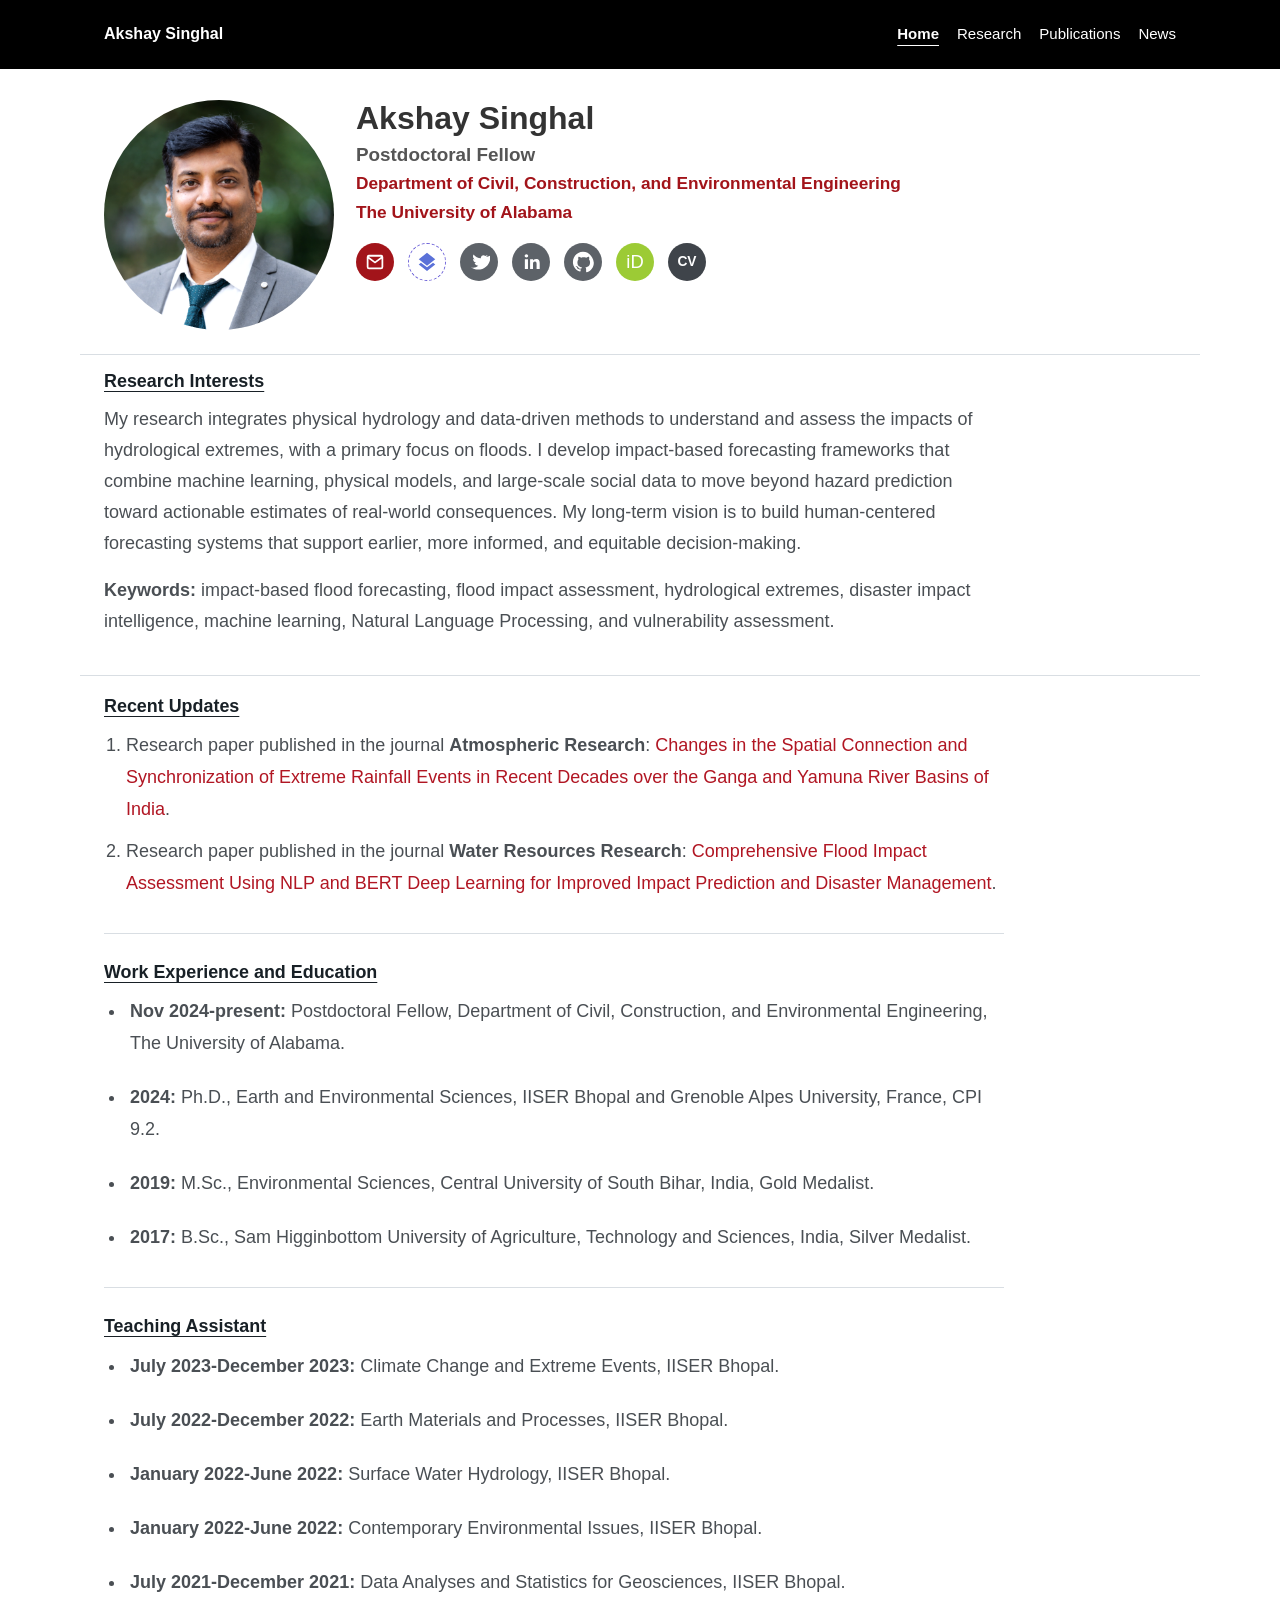
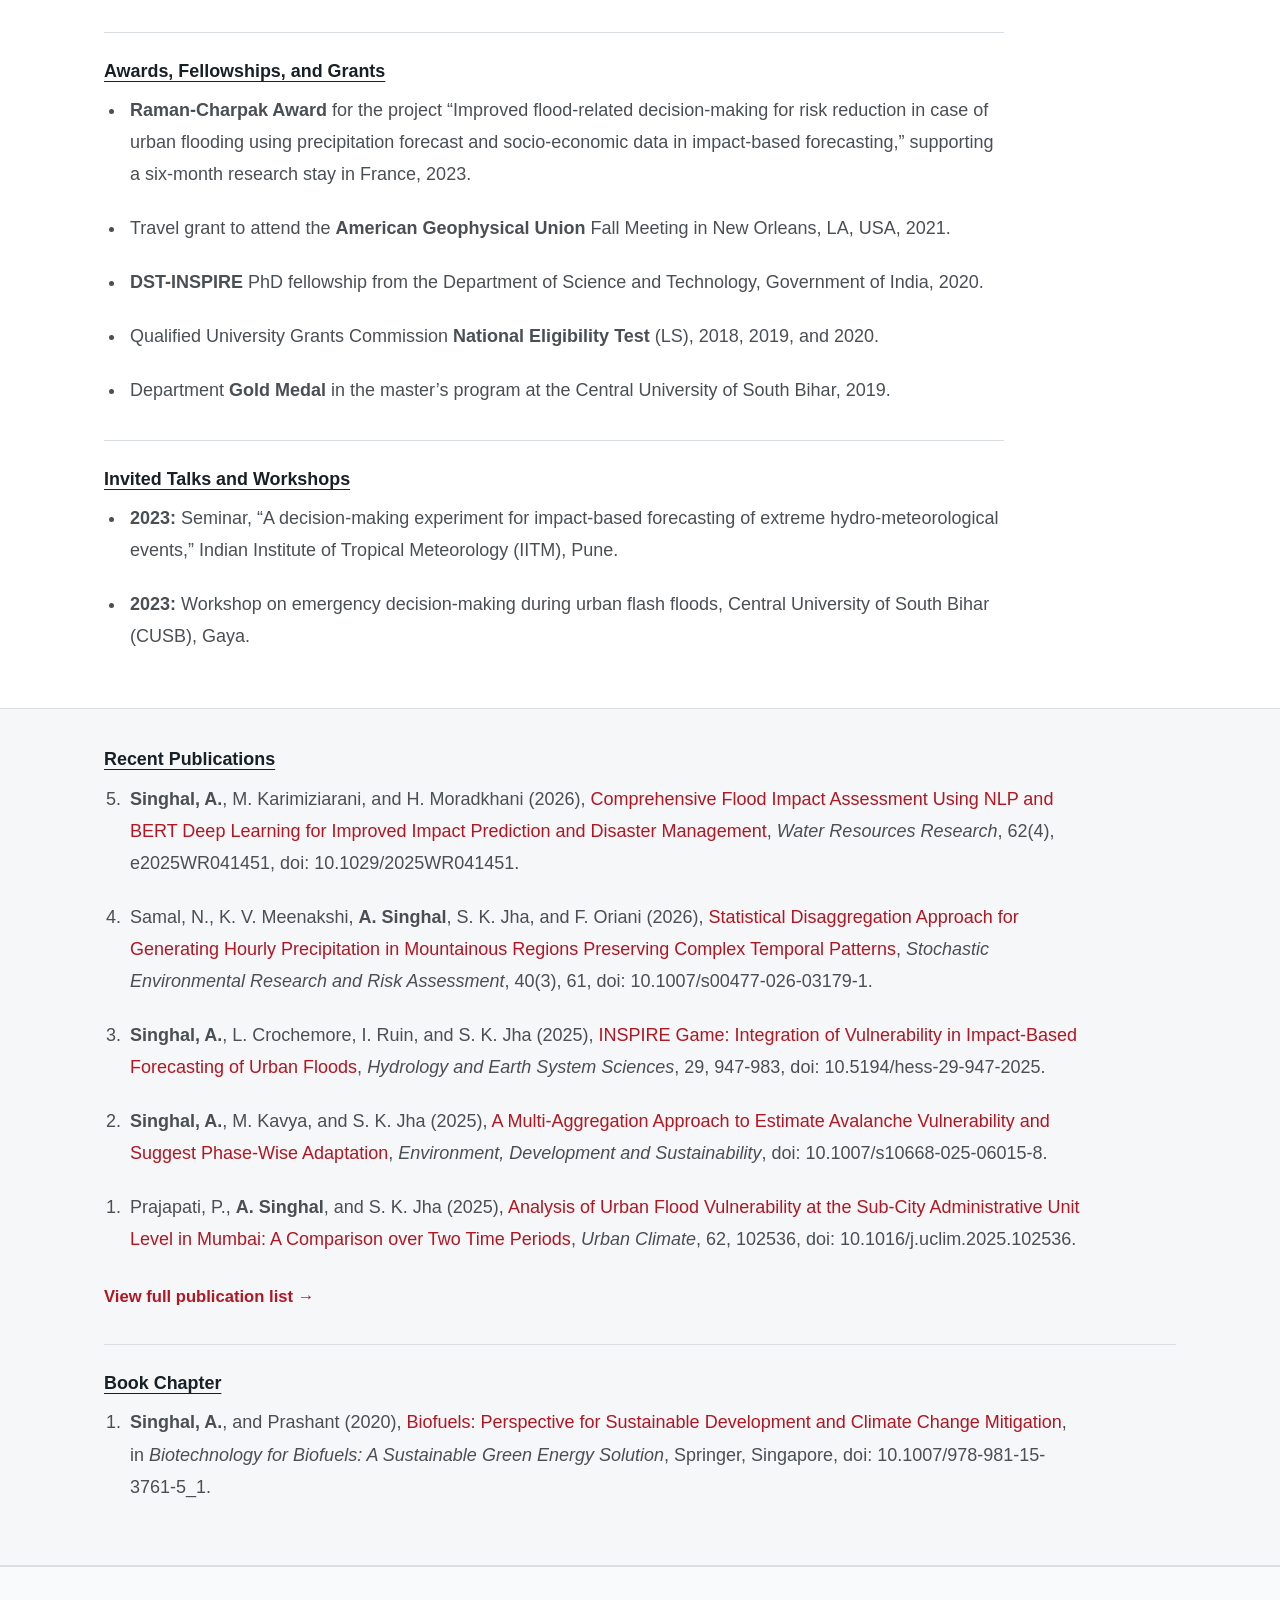
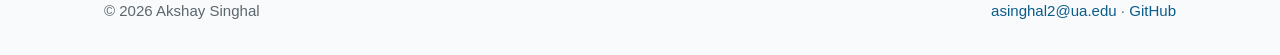
<file: index.html>
<!DOCTYPE html>
<html lang="en">
<head>
  <meta charset="utf-8">
  <meta name="viewport" content="width=device-width, initial-scale=1">
  <meta name="google-site-verification" content="mYZ8tY2WmLdrUX2SeePTNxzUckeJxPfTSHxXmUBx8_c">
  <meta name="description" content="Akshay Singhal, postdoctoral researcher working at the intersection of hydrology, artificial intelligence, and impact-based flood forecasting.">
  <title>Akshay Singhal | Hydrology, AI, and Impact-Based Forecasting</title>
  <link rel="stylesheet" href="assets/css/style.css">
  <style>
    body {
      color: #4a4f54;
    }

    .hero,
    .section {
      padding-top: 40px;
      padding-bottom: 40px;
    }

    .hero.profile-hero {
      display: block;
      min-height: auto;
      padding-top: 32px;
      padding-bottom: 24px;
    }

    .profile-name {
      margin: 0 0 4px;
      color: #333;
      font-family: Arial, Helvetica, "Source Sans Pro", sans-serif;
      font-size: clamp(1.55rem, 3vw, 2rem);
      font-weight: 700;
      text-align: left;
    }

    .profile-compact {
      display: grid;
      grid-template-columns: 230px minmax(0, 1fr);
      align-items: start;
      gap: 22px;
    }

    .profile-role {
      margin: 0 0 4px;
      color: #555;
      font-family: Arial, Helvetica, "Source Sans Pro", sans-serif;
      font-size: 1.18rem;
      font-weight: 700;
      line-height: 1.35;
    }

    .profile-affiliation {
      margin: 0 0 4px;
      color: #a2141a;
      font-family: Arial, Helvetica, "Source Sans Pro", sans-serif;
      font-size: 1.08rem;
      font-weight: 700;
      line-height: 1.45;
    }

    .profile-links {
      display: flex;
      flex-wrap: wrap;
      gap: 14px;
      margin-top: 18px;
    }

    .profile-icon {
      width: 38px;
      height: 38px;
      display: inline-flex;
      align-items: center;
      justify-content: center;
      border-radius: 50%;
      background: #5d6268;
      color: #fff;
      font-size: 0.95rem;
      font-weight: 700;
      line-height: 1;
    }

    .profile-icon svg {
      width: 22px;
      height: 22px;
      display: block;
      fill: currentColor;
    }

    .profile-icon.scholar {
      background: #fff;
      color: #5a71d8;
      border: 1px dashed #6d62d8;
    }

    .profile-icon.orcid {
      background: #9ccb35;
      color: #fff;
      font-size: 1.15rem;
      font-weight: 400;
    }

    .profile-icon.email {
      background: #a2141a;
      color: #fff;
    }

    .profile-icon.cv {
      background: #3f444a;
      color: #fff;
      font-size: 0.86rem;
      letter-spacing: 0;
    }

    .profile-icon:hover,
    .profile-icon:focus {
      color: #fff;
      background: #3f444a;
      text-decoration: none;
    }

    .profile-icon.scholar:hover,
    .profile-icon.scholar:focus {
      background: #eef1ff;
      color: #4c5dc7;
    }

    .profile-icon.orcid:hover,
    .profile-icon.orcid:focus {
      background: #83ad27;
      color: #fff;
    }

    .profile-icon.email:hover,
    .profile-icon.email:focus {
      background: #741015;
      color: #fff;
    }

    .profile-icon.cv:hover,
    .profile-icon.cv:focus {
      background: #a2141a;
      color: #fff;
    }

    .profile-photo {
      width: 230px;
      height: 230px;
      border-radius: 50%;
      object-fit: cover;
      object-position: center top;
      display: block;
    }

    .home-text {
      max-width: 900px;
      font-size: 1.125rem;
      line-height: 1.72;
    }

    .home-text p {
      margin: 0 0 16px;
    }

    main h2 {
      color: var(--text);
      font-size: 1.12rem;
      font-weight: 700;
      margin-top: 34px;
      margin-bottom: 12px;
      text-decoration: underline;
      text-underline-offset: 4px;
    }

    main h2:first-child {
      margin-top: 0;
    }

    .updates-section h2:not(:first-child),
    .band h2:not(:first-child) {
      padding-top: 28px;
      border-top: 1px solid var(--rule);
    }

    .recent-updates-list {
      max-width: 900px;
      margin: 0;
      padding-left: 22px;
      font-size: 1.125rem;
      line-height: 1.78;
    }

    .recent-updates-list li {
      margin-bottom: 10px;
    }

    .updates-section {
      padding-top: 20px;
      padding-bottom: 34px;
    }

    .about-section {
      padding-top: 16px;
      padding-bottom: 22px;
    }

    .about-section,
    .updates-section,
    .band {
      border-top: 1px solid var(--rule);
    }

    .publications-list {
      max-width: 980px;
      margin: 0;
      padding-left: 22px;
      font-size: 1.125rem;
      line-height: 1.78;
    }

    .publications-list li {
      margin-bottom: 22px;
      padding-left: 4px;
    }

    .publication-title {
      color: #b11623;
    }

    .publication-title:hover,
    .publication-title:focus {
      color: #7f0f19;
    }

    .full-publications-link {
      display: inline-block;
      margin-top: 6px;
      color: #b11623;
      font-size: 1.04rem;
      font-weight: 700;
    }

    @media (max-width: 860px) {
      .profile-name {
        font-size: 1.7rem;
      }

      .profile-compact {
        grid-template-columns: 1fr;
      }

      .profile-photo {
        width: 220px;
        height: 220px;
      }
    }
  </style>
</head>
<body>
  <header class="site-header">
    <nav class="nav" aria-label="Primary navigation">
      <a class="brand" href="index.html">Akshay Singhal</a>
      <div class="nav-links">
        <a href="index.html" aria-current="page">Home</a>
        <a href="research.html">Research</a>
        <a href="publications.html">Publications</a>
        <a href="news.html">News</a>
      </div>
    </nav>
  </header>

  <main>
    <section class="hero profile-hero">
      <div class="profile-compact">
        <img class="profile-photo" src="akshay.png" alt="Akshay Singhal">
        <div>
          <h1 class="profile-name">Akshay Singhal</h1>
          <p class="profile-role">Postdoctoral Fellow</p>
          <p class="profile-affiliation">Department of Civil, Construction, and Environmental Engineering</p>
          <p class="profile-affiliation">The University of Alabama</p>
          <div class="profile-links" aria-label="Profile links">
            <a class="profile-icon email" href="mailto:asinghal2@ua.edu" aria-label="Email asinghal2@ua.edu">
              <svg viewBox="0 0 24 24" aria-hidden="true">
                <path d="M3 6.5A2.5 2.5 0 0 1 5.5 4h13A2.5 2.5 0 0 1 21 6.5v11A2.5 2.5 0 0 1 18.5 20h-13A2.5 2.5 0 0 1 3 17.5v-11Zm2.2-.2 6.8 5.1 6.8-5.1H5.2Zm13.9 2.1-6.4 4.8a1.1 1.1 0 0 1-1.4 0L4.9 8.4v9.1c0 .3.3.6.6.6h13c.3 0 .6-.3.6-.6V8.4Z"/>
              </svg>
            </a>
            <a class="profile-icon scholar" href="https://scholar.google.com/citations?user=rnYPn0MAAAAJ&hl=en&oi=ao" aria-label="Google Scholar">
              <svg viewBox="0 0 24 24" aria-hidden="true">
                <path d="M12 2 3 9l9 7 9-7-9-7Zm0 15.8L5.4 12.7 3 14.6l9 7.1 9-7.1-2.4-1.9L12 17.8Z"/>
              </svg>
            </a>
            <a class="profile-icon" href="https://twitter.com/hydrodatalogist" aria-label="Twitter/X">
              <svg viewBox="0 0 24 24" aria-hidden="true">
                <path d="M22 5.9c-.7.3-1.5.5-2.3.6.8-.5 1.4-1.2 1.7-2.1-.8.5-1.7.8-2.6 1-1.5-1.6-4.1-.8-4.7 1.3-.1.4-.1.8 0 1.2-3.2-.2-6.1-1.7-8.1-4.1-1.1 1.9-.5 4.3 1.3 5.5-.6 0-1.2-.2-1.8-.5 0 2 1.4 3.8 3.5 4.2-.6.2-1.2.2-1.8.1.6 1.8 2.2 3 4.1 3.1-1.9 1.5-4.2 2.3-6.7 2-.4 0-.8 0-1.2-.1 2.1 1.4 4.7 2.2 7.4 2.2 8.9 0 13.9-7.5 13.6-14.2.9-.6 1.6-1.3 2.2-2.1Z"/>
              </svg>
            </a>
            <a class="profile-icon" href="https://www.linkedin.com/in/akshay-singhal-b40326224/" aria-label="LinkedIn">
              <svg viewBox="0 0 24 24" aria-hidden="true">
                <path d="M5.3 8.9h3.4v10.8H5.3V8.9Zm1.7-5.4c1.1 0 1.9.8 1.9 1.8S8.1 7.1 7 7.1s-1.9-.8-1.9-1.8.8-1.8 1.9-1.8Zm4 5.4h3.2v1.5h.1c.4-.8 1.5-1.8 3.2-1.8 3.4 0 4 2.2 4 5v6.1h-3.4v-5.4c0-1.3 0-2.9-1.8-2.9s-2.1 1.4-2.1 2.8v5.5H11V8.9Z"/>
              </svg>
            </a>
            <a class="profile-icon" href="https://github.com/akshayhydrology" aria-label="GitHub">
              <svg viewBox="0 0 24 24" aria-hidden="true">
                <path d="M12 .9C5.9.9 1 5.8 1 11.9c0 4.9 3.2 9 7.6 10.5.6.1.8-.2.8-.5v-2c-3.1.7-3.7-1.3-3.7-1.3-.5-1.2-1.2-1.6-1.2-1.6-1-.7.1-.7.1-.7 1.1.1 1.7 1.1 1.7 1.1 1 .1.6 2.6 4 1.8.1-.7.4-1.2.7-1.5-2.5-.3-5.1-1.2-5.1-5.5 0-1.2.4-2.2 1.1-3-.1-.3-.5-1.5.1-3 0 0 .9-.3 3 1.1.9-.2 1.8-.4 2.7-.4s1.8.1 2.7.4c2.1-1.4 3-1.1 3-1.1.6 1.5.2 2.7.1 3 .7.8 1.1 1.8 1.1 3 0 4.3-2.6 5.2-5.1 5.5.4.3.8 1 .8 2v3c0 .3.2.6.8.5 4.4-1.5 7.6-5.6 7.6-10.5C23 5.8 18.1.9 12 .9Z"/>
              </svg>
            </a>
            <a class="profile-icon orcid" href="https://orcid.org/0009-0006-8127-0716" aria-label="ORCID">iD</a>
            <a class="profile-icon cv" href="assets/docs/CV_Akshay_Singhal.pdf" target="_blank" rel="noopener" aria-label="Download CV">CV</a>
          </div>
        </div>
      </div>
    </section>

    <section class="section about-section">
      <div class="home-text">
        <h2>Research Interests</h2>
        <p>My research integrates physical hydrology and data-driven methods to understand and assess the impacts of hydrological extremes, with a primary focus on floods. I develop impact-based forecasting frameworks that combine machine learning, physical models, and large-scale social data to move beyond hazard prediction toward actionable estimates of real-world consequences. My long-term vision is to build human-centered forecasting systems that support earlier, more informed, and equitable decision-making.</p>
        <p><strong>Keywords:</strong> impact-based flood forecasting, flood impact assessment, hydrological extremes, disaster impact intelligence, machine learning, Natural Language Processing, and vulnerability assessment.</p>
      </div>
    </section>

    <section class="section updates-section">
      <div class="home-text">
        <h2>Recent Updates</h2>
        <ol class="recent-updates-list">
          <li>
            Research paper published in the journal <strong>Atmospheric Research</strong>: <a class="publication-title" href="https://doi.org/10.1016/j.atmosres.2026.109170">Changes in the Spatial Connection and Synchronization of Extreme Rainfall Events in Recent Decades over the Ganga and Yamuna River Basins of India</a>.
          </li>
          <li>
            Research paper published in the journal <strong>Water Resources Research</strong>: <a class="publication-title" href="https://agupubs.onlinelibrary.wiley.com/doi/full/10.1029/2025WR041451">Comprehensive Flood Impact Assessment Using NLP and BERT Deep Learning for Improved Impact Prediction and Disaster Management</a>.
          </li>
        </ol>

        <h2>Work Experience and Education</h2>
        <ul class="publications-list">
          <li><strong>Nov 2024-present:</strong> Postdoctoral Fellow, Department of Civil, Construction, and Environmental Engineering, The University of Alabama.</li>
          <li><strong>2024:</strong> Ph.D., Earth and Environmental Sciences, IISER Bhopal and Grenoble Alpes University, France, CPI 9.2.</li>
          <li><strong>2019:</strong> M.Sc., Environmental Sciences, Central University of South Bihar, India, Gold Medalist.</li>
          <li><strong>2017:</strong> B.Sc., Sam Higginbottom University of Agriculture, Technology and Sciences, India, Silver Medalist.</li>
        </ul>

        <h2>Teaching Assistant</h2>
        <ul class="publications-list">
          <li><strong>July 2023-December 2023:</strong> Climate Change and Extreme Events, IISER Bhopal.</li>
          <li><strong>July 2022-December 2022:</strong> Earth Materials and Processes, IISER Bhopal.</li>
          <li><strong>January 2022-June 2022:</strong> Surface Water Hydrology, IISER Bhopal.</li>
          <li><strong>January 2022-June 2022:</strong> Contemporary Environmental Issues, IISER Bhopal.</li>
          <li><strong>July 2021-December 2021:</strong> Data Analyses and Statistics for Geosciences, IISER Bhopal.</li>
        </ul>

        <h2>Awards, Fellowships, and Grants</h2>
        <ul class="publications-list">
          <li><strong>Raman-Charpak Award</strong> for the project &ldquo;Improved flood-related decision-making for risk reduction in case of urban flooding using precipitation forecast and socio-economic data in impact-based forecasting,&rdquo; supporting a six-month research stay in France, 2023.</li>
          <li>Travel grant to attend the <strong>American Geophysical Union</strong> Fall Meeting in New Orleans, LA, USA, 2021.</li>
          <li><strong>DST-INSPIRE</strong> PhD fellowship from the Department of Science and Technology, Government of India, 2020.</li>
          <li>Qualified University Grants Commission <strong>National Eligibility Test</strong> (LS), 2018, 2019, and 2020.</li>
          <li>Department <strong>Gold Medal</strong> in the master&rsquo;s program at the Central University of South Bihar, 2019.</li>
        </ul>

        <h2>Invited Talks and Workshops</h2>
        <ul class="publications-list">
          <li><strong>2023:</strong> Seminar, &ldquo;A decision-making experiment for impact-based forecasting of extreme hydro-meteorological events,&rdquo; Indian Institute of Tropical Meteorology (IITM), Pune.</li>
          <li><strong>2023:</strong> Workshop on emergency decision-making during urban flash floods, Central University of South Bihar (CUSB), Gaya.</li>
        </ul>
      </div>
    </section>

    <section class="band">
      <div class="section">
        <h2>Recent Publications</h2>
        <ol class="publications-list" reversed>
          <li><strong>Singhal, A.</strong>, M. Karimiziarani, and H. Moradkhani (2026), <a class="publication-title" href="https://agupubs.onlinelibrary.wiley.com/doi/full/10.1029/2025WR041451">Comprehensive Flood Impact Assessment Using NLP and BERT Deep Learning for Improved Impact Prediction and Disaster Management</a>, <em>Water Resources Research</em>, 62(4), e2025WR041451, doi: 10.1029/2025WR041451.</li>
          <li>Samal, N., K. V. Meenakshi, <strong>A. Singhal</strong>, S. K. Jha, and F. Oriani (2026), <a class="publication-title" href="https://doi.org/10.1007/s00477-026-03179-1">Statistical Disaggregation Approach for Generating Hourly Precipitation in Mountainous Regions Preserving Complex Temporal Patterns</a>, <em>Stochastic Environmental Research and Risk Assessment</em>, 40(3), 61, doi: 10.1007/s00477-026-03179-1.</li>
          <li><strong>Singhal, A.</strong>, L. Crochemore, I. Ruin, and S. K. Jha (2025), <a class="publication-title" href="https://doi.org/10.5194/hess-29-947-2025">INSPIRE Game: Integration of Vulnerability in Impact-Based Forecasting of Urban Floods</a>, <em>Hydrology and Earth System Sciences</em>, 29, 947-983, doi: 10.5194/hess-29-947-2025.</li>
          <li><strong>Singhal, A.</strong>, M. Kavya, and S. K. Jha (2025), <a class="publication-title" href="https://doi.org/10.1007/s10668-025-06015-8">A Multi-Aggregation Approach to Estimate Avalanche Vulnerability and Suggest Phase-Wise Adaptation</a>, <em>Environment, Development and Sustainability</em>, doi: 10.1007/s10668-025-06015-8.</li>
          <li>Prajapati, P., <strong>A. Singhal</strong>, and S. K. Jha (2025), <a class="publication-title" href="https://doi.org/10.1016/j.uclim.2025.102536">Analysis of Urban Flood Vulnerability at the Sub-City Administrative Unit Level in Mumbai: A Comparison over Two Time Periods</a>, <em>Urban Climate</em>, 62, 102536, doi: 10.1016/j.uclim.2025.102536.</li>
        </ol>
        <a class="full-publications-link" href="publications.html">View full publication list &rarr;</a>

        <h2>Book Chapter</h2>
        <ol class="publications-list" reversed>
          <li><strong>Singhal, A.</strong>, and Prashant (2020), <a class="publication-title" href="https://doi.org/10.1007/978-981-15-3761-5_1">Biofuels: Perspective for Sustainable Development and Climate Change Mitigation</a>, in <em>Biotechnology for Biofuels: A Sustainable Green Energy Solution</em>, Springer, Singapore, doi: 10.1007/978-981-15-3761-5_1.</li>
        </ol>

      </div>
    </section>

  </main>

  <footer class="site-footer">
    <div class="footer-inner">
      <p>© 2026 Akshay Singhal</p>
      <p><a href="mailto:asinghal2@ua.edu">asinghal2@ua.edu</a> · <a href="https://github.com/akshayhydrology">GitHub</a></p>
    </div>
  </footer>
</body>
</html>
</file>
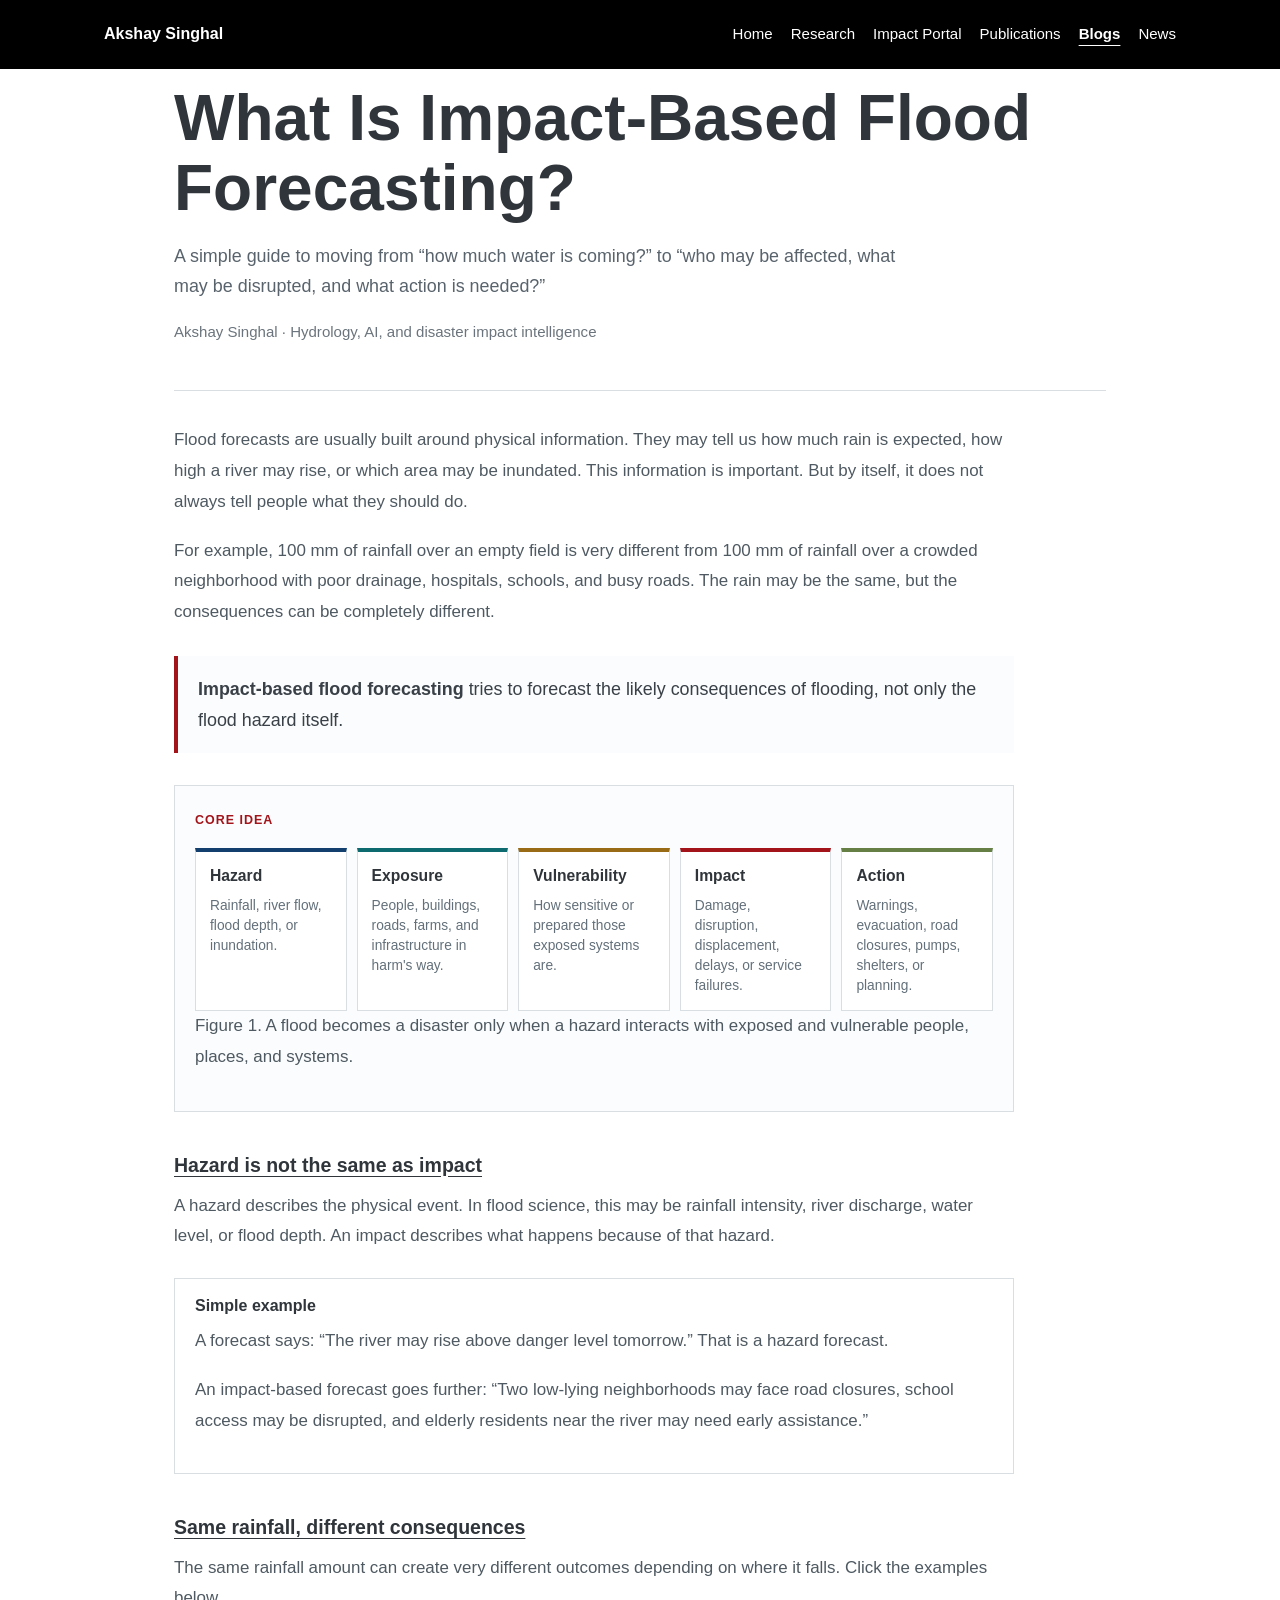
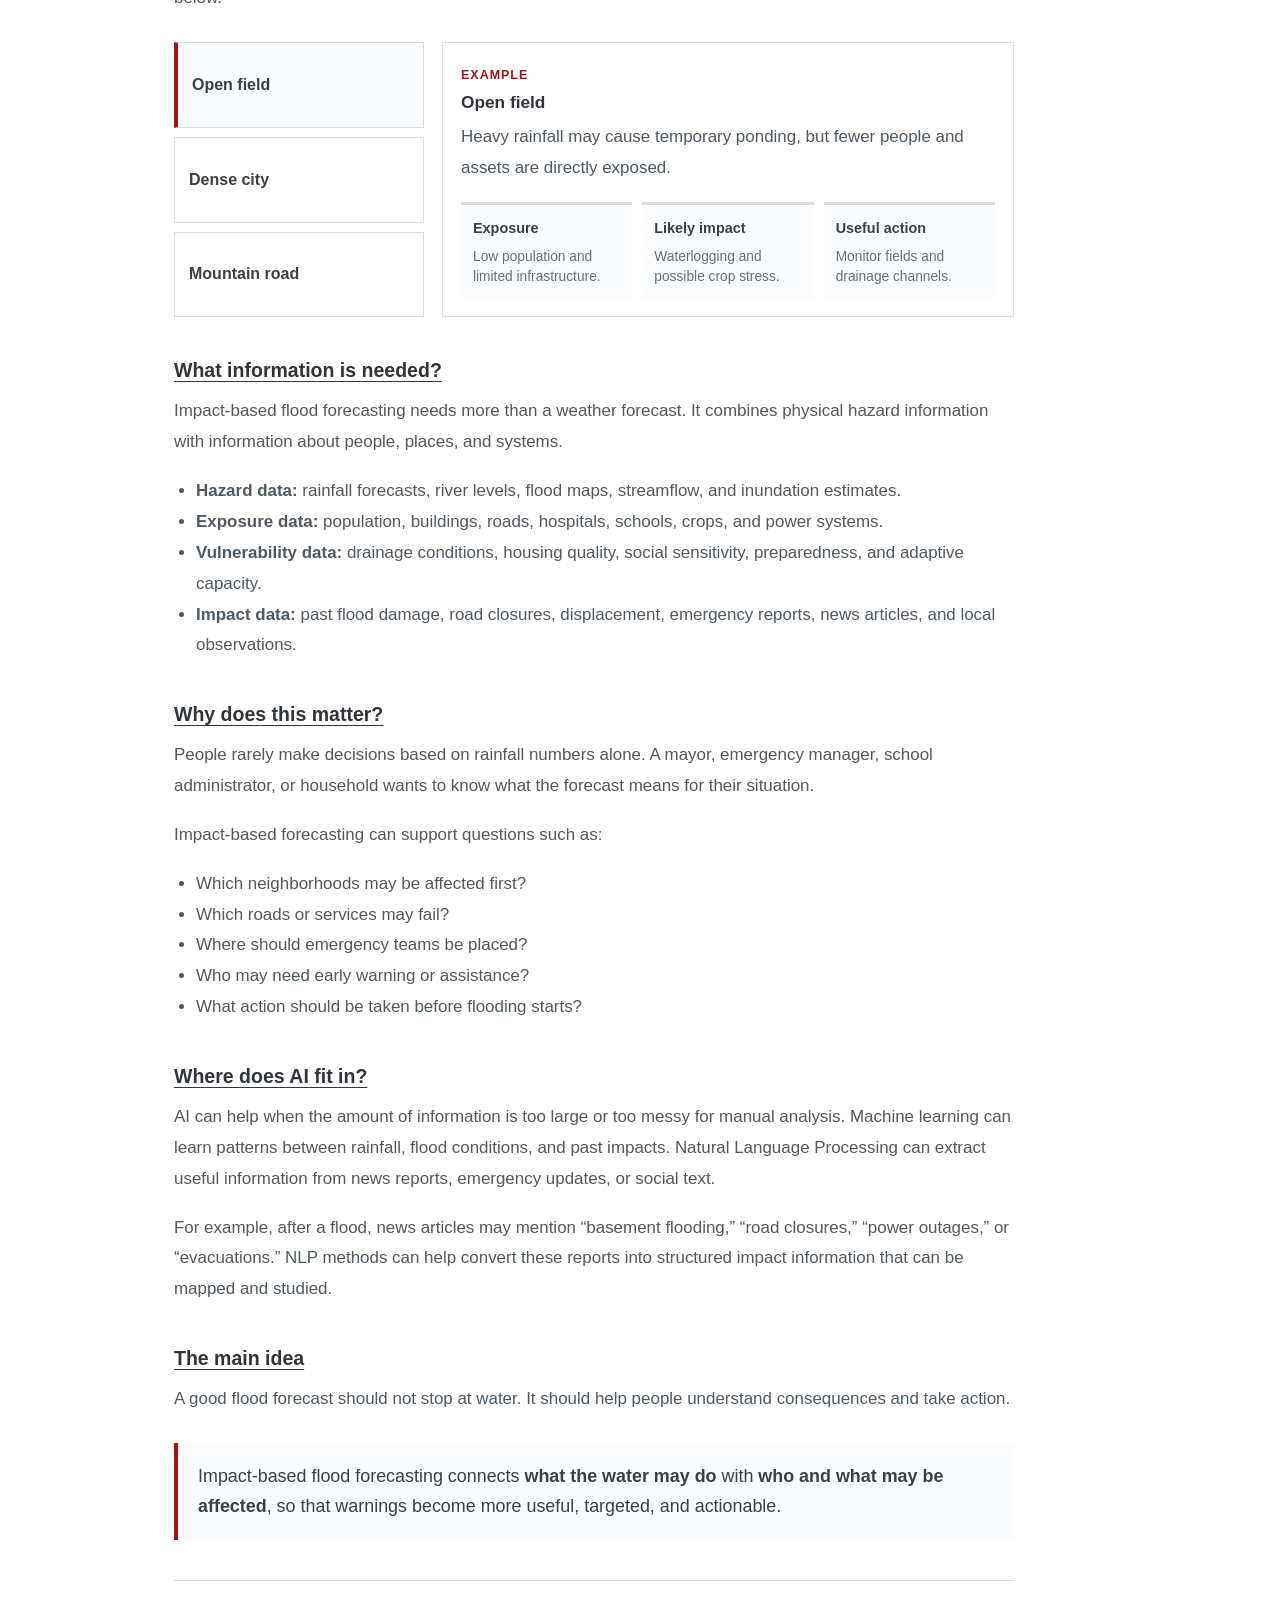
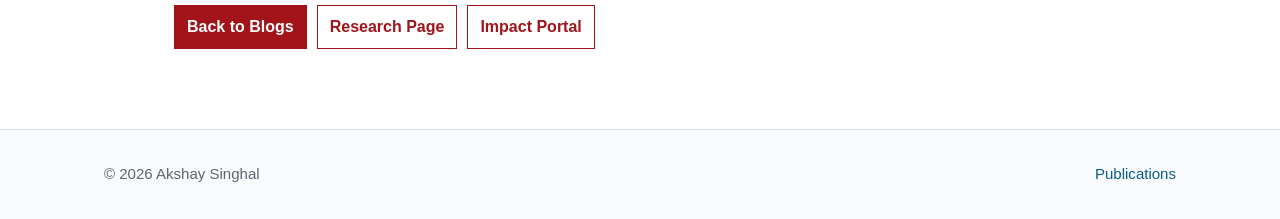
<file: blog-impact-based-flood-forecasting.html>
<!DOCTYPE html>
<html lang="en">
<head>
  <meta charset="utf-8">
  <meta name="viewport" content="width=device-width, initial-scale=1">
  <meta name="description" content="A simple research note explaining impact-based flood forecasting with examples of hazard, exposure, vulnerability, impacts, and early action.">
  <title>What Is Impact-Based Flood Forecasting? | Akshay Singhal</title>
  <link rel="stylesheet" href="assets/css/style.css">
  <style>
    body {
      color: #4a4f54;
    }

    .post-wrap {
      max-width: 980px;
      margin: 0 auto;
      padding: 46px 24px 80px;
    }

    .post-header {
      padding-bottom: 30px;
      border-bottom: 1px solid var(--rule);
    }

    .post-kicker,
    .figure-label,
    .mini-label {
      color: #a2141a;
      font-size: 0.78rem;
      font-weight: 700;
      letter-spacing: 0.08em;
      text-transform: uppercase;
    }

    .post-header h1 {
      max-width: 880px;
      margin-top: 12px;
      color: #2f353a;
      font-size: clamp(2rem, 5vw, 4rem);
      line-height: 1.08;
    }

    .post-subtitle {
      max-width: 760px;
      margin: 18px 0 0;
      color: #59636c;
      font-size: 1.12rem;
      line-height: 1.72;
    }

    .post-meta {
      margin-top: 18px;
      color: #6b747c;
      font-size: 0.94rem;
    }

    .post-content {
      max-width: 840px;
      margin-top: 34px;
    }

    .post-content h2 {
      margin: 42px 0 14px;
      color: #2f353a;
      font-size: 1.22rem;
      text-decoration: underline;
      text-underline-offset: 4px;
    }

    .post-content p,
    .post-content li {
      color: #4e5961;
      font-size: 1.06rem;
      line-height: 1.82;
    }

    .post-content p {
      margin: 0 0 18px;
    }

    .takeaway {
      margin: 28px 0;
      padding: 18px 20px;
      border-left: 4px solid #a2141a;
      background: #fbfcfd;
      color: #394047;
      font-size: 1.12rem;
      line-height: 1.7;
    }

    .concept-figure {
      margin: 32px 0;
      padding: 20px;
      border: 1px solid var(--rule);
      background: #fbfcfd;
    }

    .impact-flow {
      display: grid;
      grid-template-columns: repeat(5, minmax(0, 1fr));
      gap: 10px;
      margin-top: 16px;
    }

    .flow-step {
      min-height: 128px;
      padding: 14px;
      border: 1px solid #d9dee3;
      background: #fff;
    }

    .flow-step strong {
      display: block;
      color: #2f353a;
      font-size: 0.98rem;
      line-height: 1.25;
    }

    .flow-step span {
      display: block;
      margin-top: 10px;
      color: #63707a;
      font-size: 0.86rem;
      line-height: 1.45;
    }

    .flow-step:nth-child(1) { border-top: 4px solid #123f6d; }
    .flow-step:nth-child(2) { border-top: 4px solid #0d6b6f; }
    .flow-step:nth-child(3) { border-top: 4px solid #9a6b16; }
    .flow-step:nth-child(4) { border-top: 4px solid #a2141a; }
    .flow-step:nth-child(5) { border-top: 4px solid #657f45; }

    .figure-caption {
      margin: 14px 0 0;
      color: #6a737b;
      font-size: 0.92rem;
      line-height: 1.55;
    }

    .comparison {
      display: grid;
      grid-template-columns: 250px minmax(0, 1fr);
      gap: 18px;
      margin: 28px 0;
    }

    .scenario-tabs {
      display: grid;
      gap: 9px;
    }

    .scenario-tabs button {
      border: 1px solid #d9dee3;
      background: #fff;
      color: #394047;
      cursor: pointer;
      font: inherit;
      font-weight: 700;
      padding: 12px 14px;
      text-align: left;
    }

    .scenario-tabs button.active,
    .scenario-tabs button:hover,
    .scenario-tabs button:focus {
      border-left: 4px solid #a2141a;
      background: #fbfcfd;
      outline: none;
    }

    .scenario-panel {
      border: 1px solid #d9dee3;
      background: #fff;
      padding: 18px;
    }

    .scenario-panel h3 {
      margin: 4px 0 10px;
      color: #2f353a;
      font-size: 1.08rem;
    }

    .scenario-grid {
      display: grid;
      grid-template-columns: repeat(3, minmax(0, 1fr));
      gap: 10px;
      margin-top: 16px;
    }

    .scenario-card {
      padding: 12px;
      background: #fbfcfd;
      border-top: 3px solid #d9dee3;
    }

    .scenario-card strong {
      display: block;
      color: #394047;
      font-size: 0.9rem;
    }

    .scenario-card span {
      display: block;
      margin-top: 6px;
      color: #64707a;
      font-size: 0.86rem;
      line-height: 1.45;
    }

    .example-box {
      margin: 26px 0;
      padding: 18px 20px;
      border: 1px solid var(--rule);
      background: #fff;
    }

    .example-box h3 {
      margin: 0 0 10px;
      color: #2f353a;
      font-size: 1rem;
    }

    .key-list {
      padding-left: 22px;
    }

    .post-nav {
      display: flex;
      flex-wrap: wrap;
      gap: 10px;
      margin-top: 40px;
      padding-top: 24px;
      border-top: 1px solid var(--rule);
    }

    .post-nav a {
      display: inline-flex;
      align-items: center;
      min-height: 38px;
      padding: 8px 12px;
      border: 1px solid #a2141a;
      color: #fff;
      background: #a2141a;
      font-weight: 700;
    }

    .post-nav a.secondary {
      color: #a2141a;
      background: #fff;
    }

    .post-nav a:hover,
    .post-nav a:focus {
      color: #fff;
      background: #7f0f19;
      text-decoration: none;
    }

    @media (max-width: 860px) {
      .impact-flow,
      .comparison,
      .scenario-grid {
        grid-template-columns: 1fr;
      }
    }
  </style>
</head>
<body>
  <header class="site-header">
    <nav class="nav" aria-label="Primary navigation">
      <a class="brand" href="index.html">Akshay Singhal</a>
      <div class="nav-links">
        <a href="index.html">Home</a>
        <a href="research.html">Research</a>
        <a href="impact-portal.html">Impact Portal</a>
        <a href="publications.html">Publications</a>
        <a href="blogs.html" aria-current="page">Blogs</a>
        <a href="news.html">News</a>
      </div>
    </nav>
  </header>

  <main class="post-wrap">
    <article>
      <header class="post-header">
        <span class="post-kicker">Research Note</span>
        <h1>What Is Impact-Based Flood Forecasting?</h1>
        <p class="post-subtitle">A simple guide to moving from “how much water is coming?” to “who may be affected, what may be disrupted, and what action is needed?”</p>
        <p class="post-meta">Akshay Singhal · Hydrology, AI, and disaster impact intelligence</p>
      </header>

      <div class="post-content">
        <p>Flood forecasts are usually built around physical information. They may tell us how much rain is expected, how high a river may rise, or which area may be inundated. This information is important. But by itself, it does not always tell people what they should do.</p>

        <p>For example, 100 mm of rainfall over an empty field is very different from 100 mm of rainfall over a crowded neighborhood with poor drainage, hospitals, schools, and busy roads. The rain may be the same, but the consequences can be completely different.</p>

        <div class="takeaway"><strong>Impact-based flood forecasting</strong> tries to forecast the likely consequences of flooding, not only the flood hazard itself.</div>

        <section class="concept-figure" aria-label="Impact-based flood forecasting framework">
          <span class="figure-label">Core idea</span>
          <div class="impact-flow">
            <div class="flow-step">
              <strong>Hazard</strong>
              <span>Rainfall, river flow, flood depth, or inundation.</span>
            </div>
            <div class="flow-step">
              <strong>Exposure</strong>
              <span>People, buildings, roads, farms, and infrastructure in harm's way.</span>
            </div>
            <div class="flow-step">
              <strong>Vulnerability</strong>
              <span>How sensitive or prepared those exposed systems are.</span>
            </div>
            <div class="flow-step">
              <strong>Impact</strong>
              <span>Damage, disruption, displacement, delays, or service failures.</span>
            </div>
            <div class="flow-step">
              <strong>Action</strong>
              <span>Warnings, evacuation, road closures, pumps, shelters, or planning.</span>
            </div>
          </div>
          <p class="figure-caption">Figure 1. A flood becomes a disaster only when a hazard interacts with exposed and vulnerable people, places, and systems.</p>
        </section>

        <h2>Hazard is not the same as impact</h2>
        <p>A hazard describes the physical event. In flood science, this may be rainfall intensity, river discharge, water level, or flood depth. An impact describes what happens because of that hazard.</p>

        <div class="example-box">
          <h3>Simple example</h3>
          <p>A forecast says: “The river may rise above danger level tomorrow.” That is a hazard forecast.</p>
          <p>An impact-based forecast goes further: “Two low-lying neighborhoods may face road closures, school access may be disrupted, and elderly residents near the river may need early assistance.”</p>
        </div>

        <h2>Same rainfall, different consequences</h2>
        <p>The same rainfall amount can create very different outcomes depending on where it falls. Click the examples below.</p>

        <section class="comparison" aria-label="Interactive rainfall impact comparison">
          <div class="scenario-tabs">
            <button class="active" type="button" data-scenario="field">Open field</button>
            <button type="button" data-scenario="city">Dense city</button>
            <button type="button" data-scenario="mountain">Mountain road</button>
          </div>
          <div class="scenario-panel" aria-live="polite">
            <span class="mini-label">Example</span>
            <h3 id="scenario-title">Open field</h3>
            <p id="scenario-text">Heavy rainfall may cause temporary ponding, but fewer people and assets are directly exposed.</p>
            <div class="scenario-grid">
              <div class="scenario-card">
                <strong>Exposure</strong>
                <span id="scenario-exposure">Low population and limited infrastructure.</span>
              </div>
              <div class="scenario-card">
                <strong>Likely impact</strong>
                <span id="scenario-impact">Waterlogging and possible crop stress.</span>
              </div>
              <div class="scenario-card">
                <strong>Useful action</strong>
                <span id="scenario-action">Monitor fields and drainage channels.</span>
              </div>
            </div>
          </div>
        </section>

        <h2>What information is needed?</h2>
        <p>Impact-based flood forecasting needs more than a weather forecast. It combines physical hazard information with information about people, places, and systems.</p>

        <ul class="key-list">
          <li><strong>Hazard data:</strong> rainfall forecasts, river levels, flood maps, streamflow, and inundation estimates.</li>
          <li><strong>Exposure data:</strong> population, buildings, roads, hospitals, schools, crops, and power systems.</li>
          <li><strong>Vulnerability data:</strong> drainage conditions, housing quality, social sensitivity, preparedness, and adaptive capacity.</li>
          <li><strong>Impact data:</strong> past flood damage, road closures, displacement, emergency reports, news articles, and local observations.</li>
        </ul>

        <h2>Why does this matter?</h2>
        <p>People rarely make decisions based on rainfall numbers alone. A mayor, emergency manager, school administrator, or household wants to know what the forecast means for their situation.</p>

        <p>Impact-based forecasting can support questions such as:</p>
        <ul class="key-list">
          <li>Which neighborhoods may be affected first?</li>
          <li>Which roads or services may fail?</li>
          <li>Where should emergency teams be placed?</li>
          <li>Who may need early warning or assistance?</li>
          <li>What action should be taken before flooding starts?</li>
        </ul>

        <h2>Where does AI fit in?</h2>
        <p>AI can help when the amount of information is too large or too messy for manual analysis. Machine learning can learn patterns between rainfall, flood conditions, and past impacts. Natural Language Processing can extract useful information from news reports, emergency updates, or social text.</p>

        <p>For example, after a flood, news articles may mention “basement flooding,” “road closures,” “power outages,” or “evacuations.” NLP methods can help convert these reports into structured impact information that can be mapped and studied.</p>

        <h2>The main idea</h2>
        <p>A good flood forecast should not stop at water. It should help people understand consequences and take action.</p>

        <div class="takeaway">Impact-based flood forecasting connects <strong>what the water may do</strong> with <strong>who and what may be affected</strong>, so that warnings become more useful, targeted, and actionable.</div>

        <div class="post-nav">
          <a href="blogs.html">Back to Blogs</a>
          <a class="secondary" href="research.html">Research Page</a>
          <a class="secondary" href="impact-portal.html">Impact Portal</a>
        </div>
      </div>
    </article>
  </main>

  <footer class="site-footer">
    <div class="footer-inner">
      <p>&copy; 2026 Akshay Singhal</p>
      <p><a href="publications.html">Publications</a></p>
    </div>
  </footer>

  <script>
    const scenarios = {
      field: {
        title: 'Open field',
        text: 'Heavy rainfall may cause temporary ponding, but fewer people and assets are directly exposed.',
        exposure: 'Low population and limited infrastructure.',
        impact: 'Waterlogging and possible crop stress.',
        action: 'Monitor fields and drainage channels.'
      },
      city: {
        title: 'Dense city',
        text: 'The same rainfall may overwhelm drainage, block roads, and affect many people within a small area.',
        exposure: 'High population, roads, shops, schools, and underground spaces.',
        impact: 'Traffic disruption, property damage, unsafe travel, and service delays.',
        action: 'Issue local alerts, close risky roads, prepare pumps, and protect critical facilities.'
      },
      mountain: {
        title: 'Mountain road',
        text: 'Heavy rainfall over steep terrain can trigger fast runoff, landslides, or road blockages.',
        exposure: 'Small population, but limited access routes and isolated communities.',
        impact: 'Road closure, slope failure, delayed rescue, and supply disruption.',
        action: 'Monitor slopes, alert travelers, and keep emergency access routes ready.'
      }
    };

    document.querySelectorAll('.scenario-tabs button').forEach((button) => {
      button.addEventListener('click', () => {
        document.querySelectorAll('.scenario-tabs button').forEach((item) => item.classList.remove('active'));
        button.classList.add('active');
        const selected = scenarios[button.dataset.scenario];
        document.getElementById('scenario-title').textContent = selected.title;
        document.getElementById('scenario-text').textContent = selected.text;
        document.getElementById('scenario-exposure').textContent = selected.exposure;
        document.getElementById('scenario-impact').textContent = selected.impact;
        document.getElementById('scenario-action').textContent = selected.action;
      });
    });
  </script>
</body>
</html>
</file>
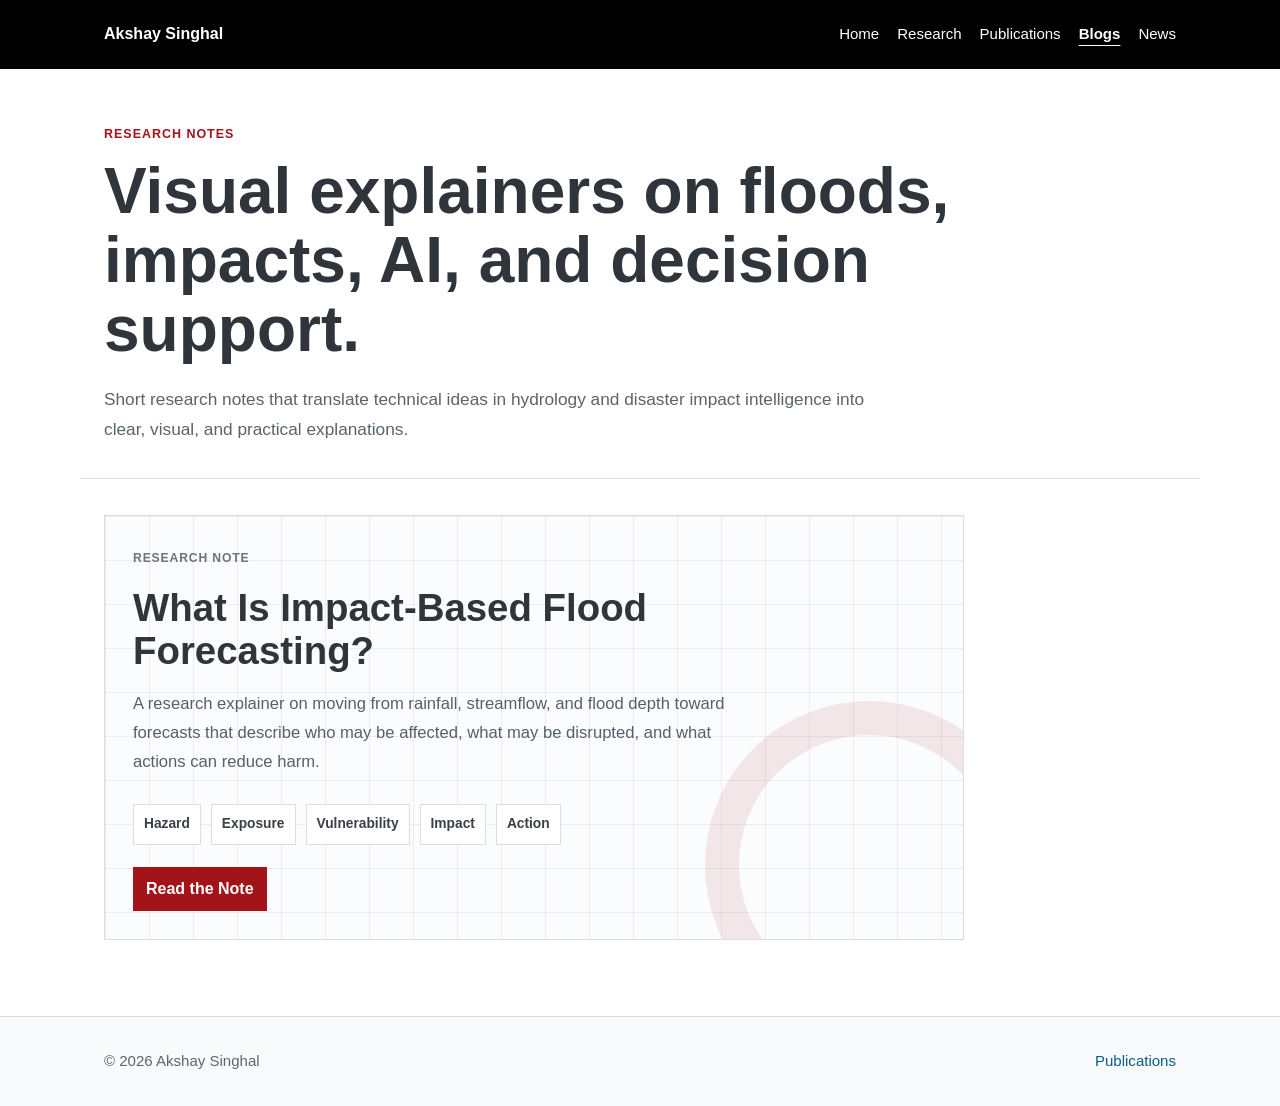
<file: blogs.html>
<!DOCTYPE html>
<html lang="en">
<head>
  <meta charset="utf-8">
  <meta name="viewport" content="width=device-width, initial-scale=1">
  <meta name="description" content="Research notes by Akshay Singhal on impact-based flood forecasting, hydrological extremes, vulnerability, machine learning, and disaster impact intelligence.">
  <title>Blogs | Akshay Singhal</title>
  <link rel="stylesheet" href="assets/css/style.css">
  <style>
    body {
      color: #4a4f54;
    }

    .blog-hero {
      max-width: var(--max-width);
      margin: 0 auto;
      padding: 56px 24px 34px;
      border-bottom: 1px solid var(--rule);
    }

    .blog-kicker {
      display: block;
      margin-bottom: 12px;
      color: #a2141a;
      font-size: 0.78rem;
      font-weight: 700;
      letter-spacing: 0.08em;
      text-transform: uppercase;
    }

    .blog-hero h1 {
      max-width: 900px;
      color: #2f353a;
      font-size: clamp(2rem, 5vw, 4rem);
      line-height: 1.08;
    }

    .blog-hero p {
      max-width: 780px;
      margin: 20px 0 0;
      color: #5a646d;
      font-size: 1.08rem;
      line-height: 1.75;
    }

    .blog-shell {
      max-width: var(--max-width);
      margin: 0 auto;
      padding: 36px 24px 76px;
    }

    .blog-grid {
      display: grid;
      grid-template-columns: minmax(0, 1.25fr) minmax(280px, 0.75fr);
      gap: 34px;
      align-items: start;
    }

    .feature-note {
      position: relative;
      min-height: 360px;
      padding: 28px;
      border: 1px solid var(--rule);
      background:
        linear-gradient(90deg, rgba(162, 20, 26, 0.08) 1px, transparent 1px),
        linear-gradient(rgba(11, 94, 107, 0.08) 1px, transparent 1px),
        #fbfcfd;
      background-size: 44px 44px;
      overflow: hidden;
    }

    .feature-note::after {
      content: "";
      position: absolute;
      right: -70px;
      bottom: -90px;
      width: 260px;
      height: 260px;
      border: 34px solid rgba(162, 20, 26, 0.09);
      border-radius: 50%;
    }

    .note-status,
    .topic-label {
      display: inline-block;
      margin-bottom: 18px;
      color: #6b747c;
      font-size: 0.76rem;
      font-weight: 700;
      letter-spacing: 0.07em;
      text-transform: uppercase;
    }

    .feature-note h2 a {
      color: inherit;
    }

    .feature-note h2 a:hover,
    .feature-note h2 a:focus {
      color: #a2141a;
      text-decoration: none;
    }

    .feature-note h2 {
      position: relative;
      max-width: 620px;
      margin: 0 0 18px;
      color: #2f353a;
      font-size: clamp(1.7rem, 3vw, 2.55rem);
      line-height: 1.12;
      text-decoration: none;
      z-index: 1;
    }

    .feature-note p {
      position: relative;
      max-width: 620px;
      margin: 0;
      color: #55616a;
      font-size: 1.04rem;
      line-height: 1.72;
      z-index: 1;
    }

    .concept-flow {
      position: relative;
      z-index: 1;
      display: flex;
      flex-wrap: wrap;
      gap: 10px;
      margin-top: 28px;
    }

    .concept-flow span {
      padding: 8px 10px;
      border: 1px solid #d9dee3;
      background: #fff;
      color: #394047;
      font-size: 0.86rem;
      font-weight: 700;
    }

    .side-panel {
      border-top: 1px solid var(--rule);
      padding-top: 18px;
    }

    .side-panel h2,
    .blog-section h2 {
      margin: 0 0 16px;
      color: #2f353a;
      font-size: 1.12rem;
      text-decoration: underline;
      text-underline-offset: 4px;
    }

    .topic-list {
      display: grid;
      gap: 12px;
      margin: 0;
      padding: 0;
      list-style: none;
    }

    .topic-list li {
      padding: 13px 0;
      border-bottom: 1px solid var(--rule);
    }

    .topic-list strong {
      display: block;
      color: #394047;
      font-size: 0.98rem;
      line-height: 1.35;
    }

    .topic-list span {
      display: block;
      margin-top: 4px;
      color: #6a737b;
      font-size: 0.88rem;
      line-height: 1.45;
    }

    .blog-section {
      margin-top: 42px;
      padding-top: 32px;
      border-top: 1px solid var(--rule);
    }

    .note-cards {
      display: grid;
      grid-template-columns: repeat(3, minmax(0, 1fr));
      gap: 16px;
    }

    .note-card {
      min-height: 210px;
      padding: 18px;
      border: 1px solid var(--rule);
      background: #fff;
    }

    .note-card h3 {
      margin: 0 0 12px;
      color: #2f353a;
      font-size: 1.02rem;
      line-height: 1.35;
    }

    .note-card p {
      margin: 0;
      color: #5f6870;
      font-size: 0.94rem;
      line-height: 1.58;
    }

    .blog-cta {
      display: flex;
      flex-wrap: wrap;
      gap: 10px;
      margin-top: 22px;
    }

    .blog-cta a {
      display: inline-flex;
      align-items: center;
      min-height: 38px;
      padding: 8px 12px;
      border: 1px solid #a2141a;
      color: #fff;
      background: #a2141a;
      font-weight: 700;
    }

    .blog-cta a.secondary {
      color: #a2141a;
      background: #fff;
    }

    .blog-cta a:hover,
    .blog-cta a:focus {
      background: #7f0f19;
      color: #fff;
      text-decoration: none;
    }

    .single-feature {
      grid-template-columns: minmax(0, 1fr);
    }

    .single-feature .feature-note {
      max-width: 860px;
    }

    @media (max-width: 900px) {
      .blog-grid,
      .note-cards {
        grid-template-columns: 1fr;
      }
    }
  </style>
</head>
<body>
  <header class="site-header">
    <nav class="nav" aria-label="Primary navigation">
      <a class="brand" href="index.html">Akshay Singhal</a>
      <div class="nav-links">
        <a href="index.html">Home</a>
        <a href="research.html">Research</a>
        <a href="publications.html">Publications</a>
        <a href="blogs.html" aria-current="page">Blogs</a>
        <a href="news.html">News</a>
      </div>
    </nav>
  </header>

  <main>
    <section class="blog-hero">
      <span class="blog-kicker">Research Notes</span>
      <h1>Visual explainers on floods, impacts, AI, and decision support.</h1>
      <p>Short research notes that translate technical ideas in hydrology and disaster impact intelligence into clear, visual, and practical explanations.</p>
    </section>

    <section class="blog-shell">
      <div class="blog-grid single-feature">
        <article class="feature-note">
          <span class="note-status">Research note</span>
          <h2><a href="blog-impact-based-flood-forecasting.html">What Is Impact-Based Flood Forecasting?</a></h2>
          <p>A research explainer on moving from rainfall, streamflow, and flood depth toward forecasts that describe who may be affected, what may be disrupted, and what actions can reduce harm.</p>
          <div class="concept-flow" aria-label="Impact-based forecasting concept flow">
            <span>Hazard</span>
            <span>Exposure</span>
            <span>Vulnerability</span>
            <span>Impact</span>
            <span>Action</span>
          </div>
          <div class="blog-cta">
            <a href="blog-impact-based-flood-forecasting.html">Read the Note</a>
          </div>
        </article>
      </div>
    </section>
  </main>

  <footer class="site-footer">
    <div class="footer-inner">
      <p>&copy; 2026 Akshay Singhal</p>
      <p><a href="publications.html">Publications</a></p>
    </div>
  </footer>
</body>
</html>
</file>
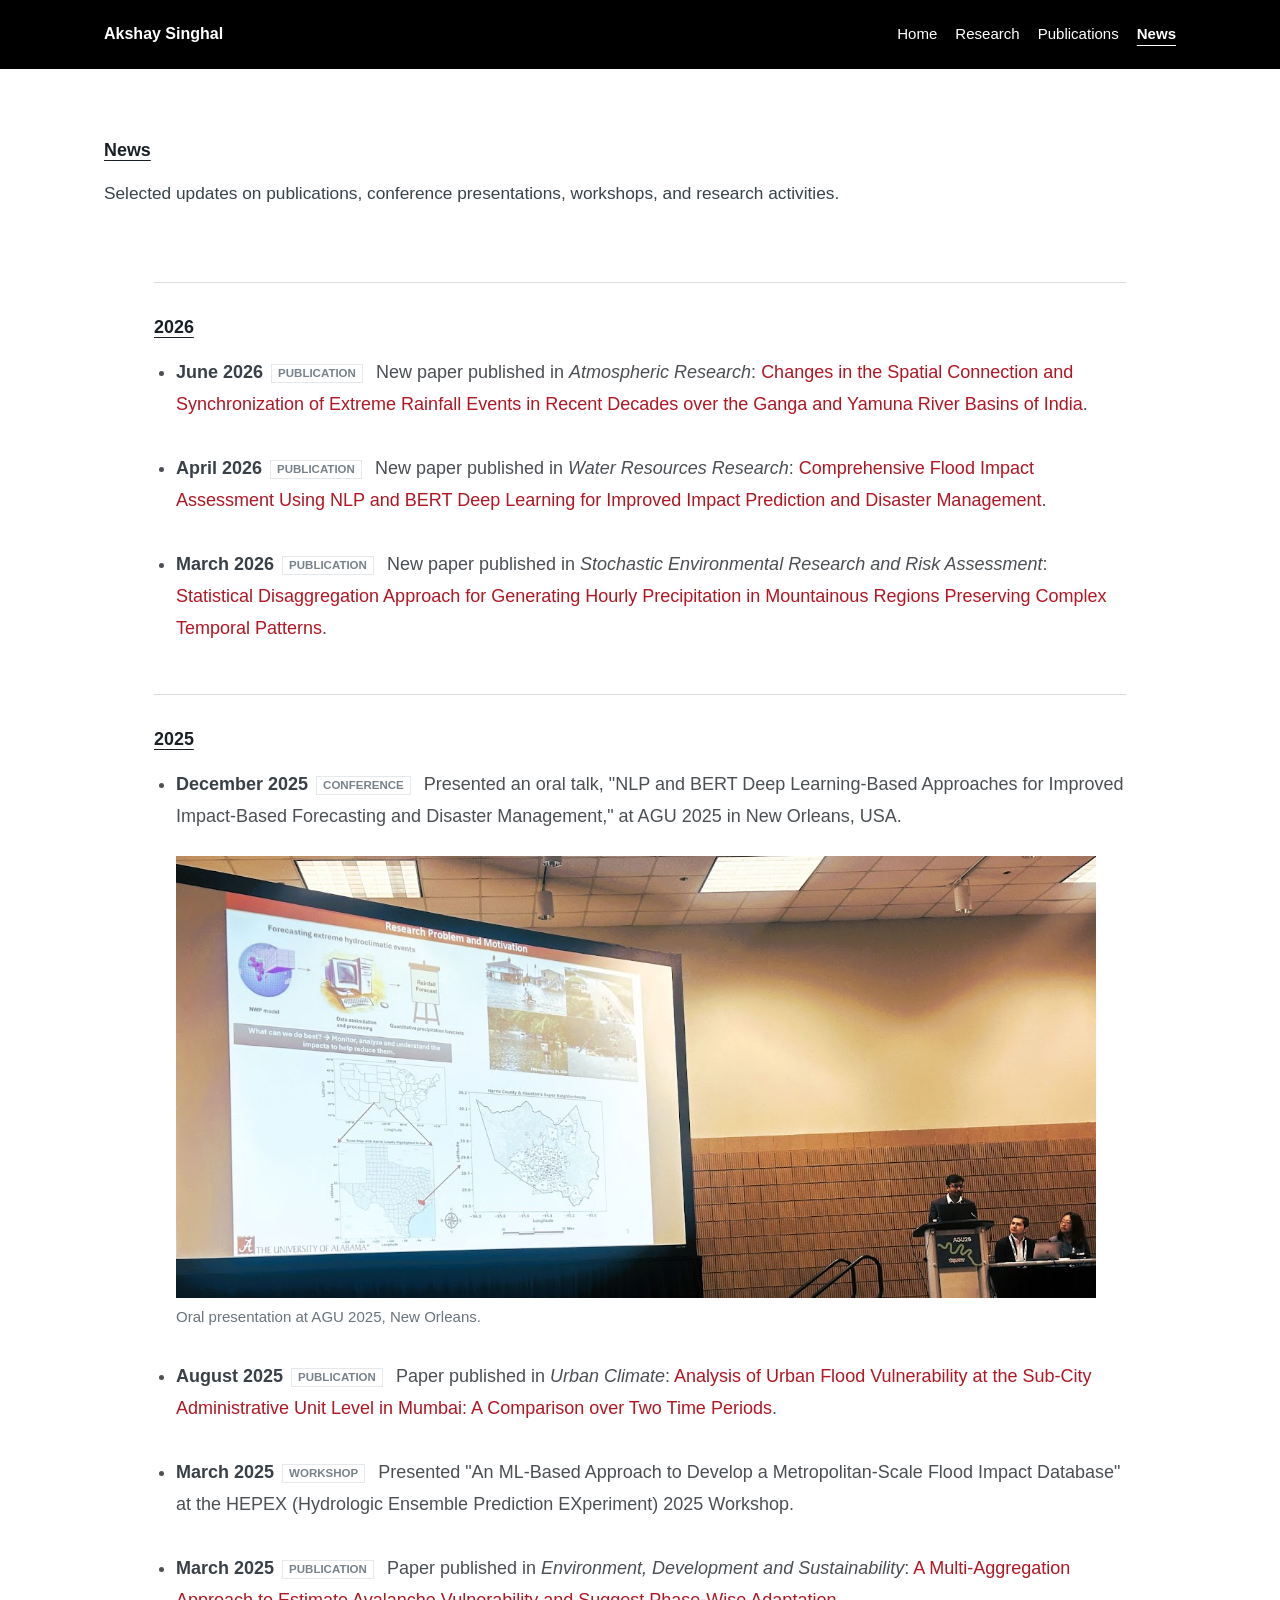
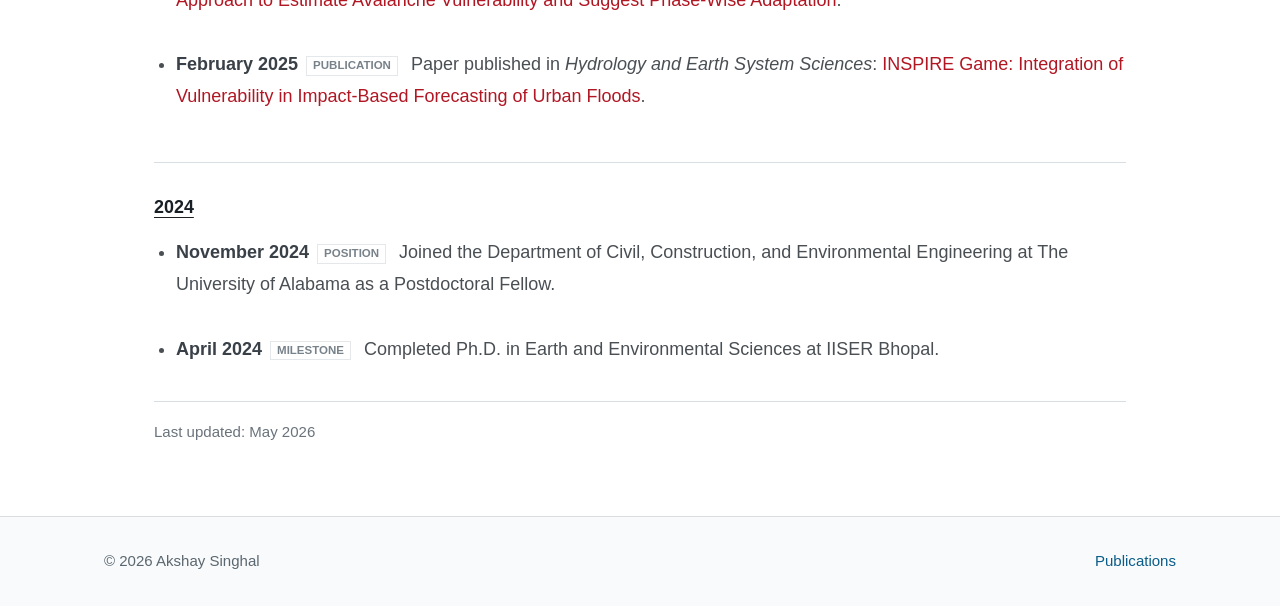
<file: news.html>
<!DOCTYPE html>
<html lang="en">
<head>
  <meta charset="utf-8">
  <meta name="viewport" content="width=device-width, initial-scale=1">
  <meta name="description" content="News and updates from Akshay Singhal.">
  <title>News | Akshay Singhal</title>
  <link rel="stylesheet" href="assets/css/style.css">
  <style>
    body {
      color: #4a4f54;
    }

    .page-title {
      padding-bottom: 24px;
    }

    .page-title h1,
    .news-year {
      color: var(--text);
      font-size: 1.12rem;
      font-weight: 700;
      text-decoration: underline;
      text-underline-offset: 4px;
    }

    .news-year {
      margin: 50px 0 18px;
      padding-top: 34px;
      border-top: 1px solid var(--rule);
    }

    .news-list {
      max-width: 980px;
      margin: 0;
      padding-left: 22px;
      font-size: 1.125rem;
      line-height: 1.78;
    }

    .news-list li {
      margin-bottom: 32px;
    }

    .news-date {
      color: #394047;
      font-weight: 700;
    }

    .news-label {
      display: inline-block;
      margin: 0 8px;
      padding: 0 6px;
      border: 1px solid #e4e8eb;
      color: #78828a;
      font-size: 0.72rem;
      font-weight: 700;
      line-height: 1.5;
      text-transform: uppercase;
      vertical-align: 1px;
    }

    .news-list a {
      color: #b11623;
    }

    .news-list a:hover,
    .news-list a:focus {
      color: #7f0f19;
    }

    .news-photo {
      margin: 24px 0 10px;
      max-width: 920px;
    }

    .news-content {
      max-width: 1020px;
    }

    .news-photo img {
      display: block;
      width: 100%;
      height: auto;
    }

    .news-photo figcaption {
      margin-top: 8px;
      color: #6a737b;
      font-size: 0.94rem;
      line-height: 1.45;
    }

    .last-updated {
      margin: 36px 0 0;
      padding-top: 18px;
      border-top: 1px solid var(--rule);
      color: #6a737b;
      font-size: 0.94rem;
    }
  </style>
</head>
<body>
  <header class="site-header">
    <nav class="nav" aria-label="Primary navigation">
      <a class="brand" href="index.html">Akshay Singhal</a>
      <div class="nav-links">
        <a href="index.html">Home</a>
        <a href="research.html">Research</a>
        <a href="publications.html">Publications</a>
        <a href="news.html" aria-current="page">News</a>
      </div>
    </nav>
  </header>

  <main>
    <section class="page-title">
      <h1>News</h1>
      <p>Selected updates on publications, conference presentations, workshops, and research activities.</p>
    </section>

    <div class="content news-content">
      <h2 class="news-year">2026</h2>
      <ul class="news-list">
        <li>
          <span class="news-date">June 2026</span><span class="news-label">Publication</span> New paper published in <em>Atmospheric Research</em>: <a href="https://doi.org/10.1016/j.atmosres.2026.109170">Changes in the Spatial Connection and Synchronization of Extreme Rainfall Events in Recent Decades over the Ganga and Yamuna River Basins of India</a>.
        </li>
        <li>
          <span class="news-date">April 2026</span><span class="news-label">Publication</span> New paper published in <em>Water Resources Research</em>: <a href="https://agupubs.onlinelibrary.wiley.com/doi/full/10.1029/2025WR041451">Comprehensive Flood Impact Assessment Using NLP and BERT Deep Learning for Improved Impact Prediction and Disaster Management</a>.
        </li>
        <li>
          <span class="news-date">March 2026</span><span class="news-label">Publication</span> New paper published in <em>Stochastic Environmental Research and Risk Assessment</em>: <a href="https://doi.org/10.1007/s00477-026-03179-1">Statistical Disaggregation Approach for Generating Hourly Precipitation in Mountainous Regions Preserving Complex Temporal Patterns</a>.
        </li>
      </ul>

      <h2 class="news-year">2025</h2>
      <ul class="news-list">
        <li>
          <span class="news-date">December 2025</span><span class="news-label">Conference</span> Presented an oral talk, "NLP and BERT Deep Learning-Based Approaches for Improved Impact-Based Forecasting and Disaster Management," at AGU 2025 in New Orleans, USA.
          <figure class="news-photo">
            <img src="assets/images/agu-2025-presentation.jpg" alt="Akshay Singhal presenting at AGU 2025">
            <figcaption>Oral presentation at AGU 2025, New Orleans.</figcaption>
          </figure>
        </li>
        <li>
          <span class="news-date">August 2025</span><span class="news-label">Publication</span> Paper published in <em>Urban Climate</em>: <a href="https://doi.org/10.1016/j.uclim.2025.102536">Analysis of Urban Flood Vulnerability at the Sub-City Administrative Unit Level in Mumbai: A Comparison over Two Time Periods</a>.
        </li>
        <li>
          <span class="news-date">March 2025</span><span class="news-label">Workshop</span> Presented "An ML-Based Approach to Develop a Metropolitan-Scale Flood Impact Database" at the HEPEX (Hydrologic Ensemble Prediction EXperiment) 2025 Workshop.
        </li>
        <li>
          <span class="news-date">March 2025</span><span class="news-label">Publication</span> Paper published in <em>Environment, Development and Sustainability</em>: <a href="https://doi.org/10.1007/s10668-025-06015-8">A Multi-Aggregation Approach to Estimate Avalanche Vulnerability and Suggest Phase-Wise Adaptation</a>.
        </li>
        <li>
          <span class="news-date">February 2025</span><span class="news-label">Publication</span> Paper published in <em>Hydrology and Earth System Sciences</em>: <a href="https://doi.org/10.5194/hess-29-947-2025">INSPIRE Game: Integration of Vulnerability in Impact-Based Forecasting of Urban Floods</a>.
        </li>
      </ul>

      <h2 class="news-year">2024</h2>
      <ul class="news-list">
        <li>
          <span class="news-date">November 2024</span><span class="news-label">Position</span> Joined the Department of Civil, Construction, and Environmental Engineering at The University of Alabama as a Postdoctoral Fellow.
        </li>
        <li>
          <span class="news-date">April 2024</span><span class="news-label">Milestone</span> Completed Ph.D. in Earth and Environmental Sciences at IISER Bhopal.
        </li>
      </ul>

      <p class="last-updated">Last updated: May 2026</p>
    </div>
  </main>

  <footer class="site-footer">
    <div class="footer-inner">
      <p>&copy; 2026 Akshay Singhal</p>
      <p><a href="publications.html">Publications</a></p>
    </div>
  </footer>
</body>
</html>
</file>
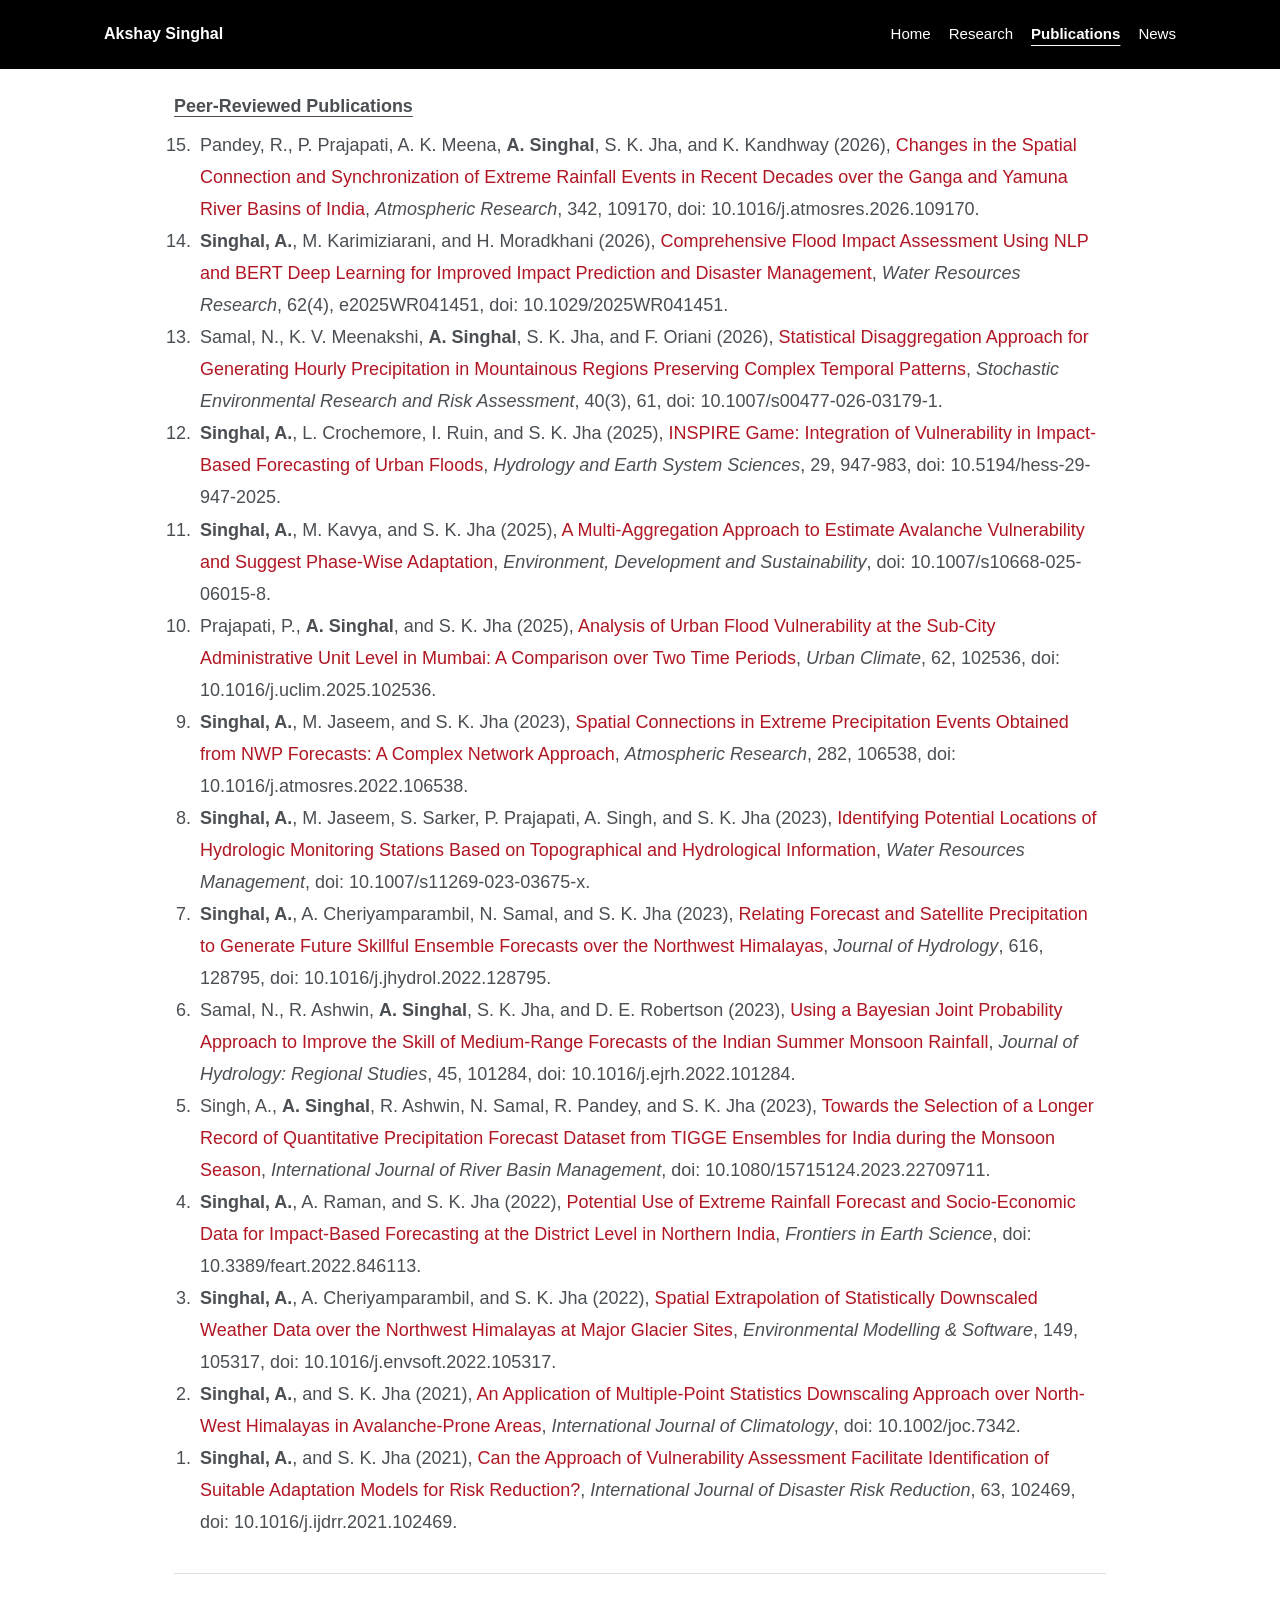
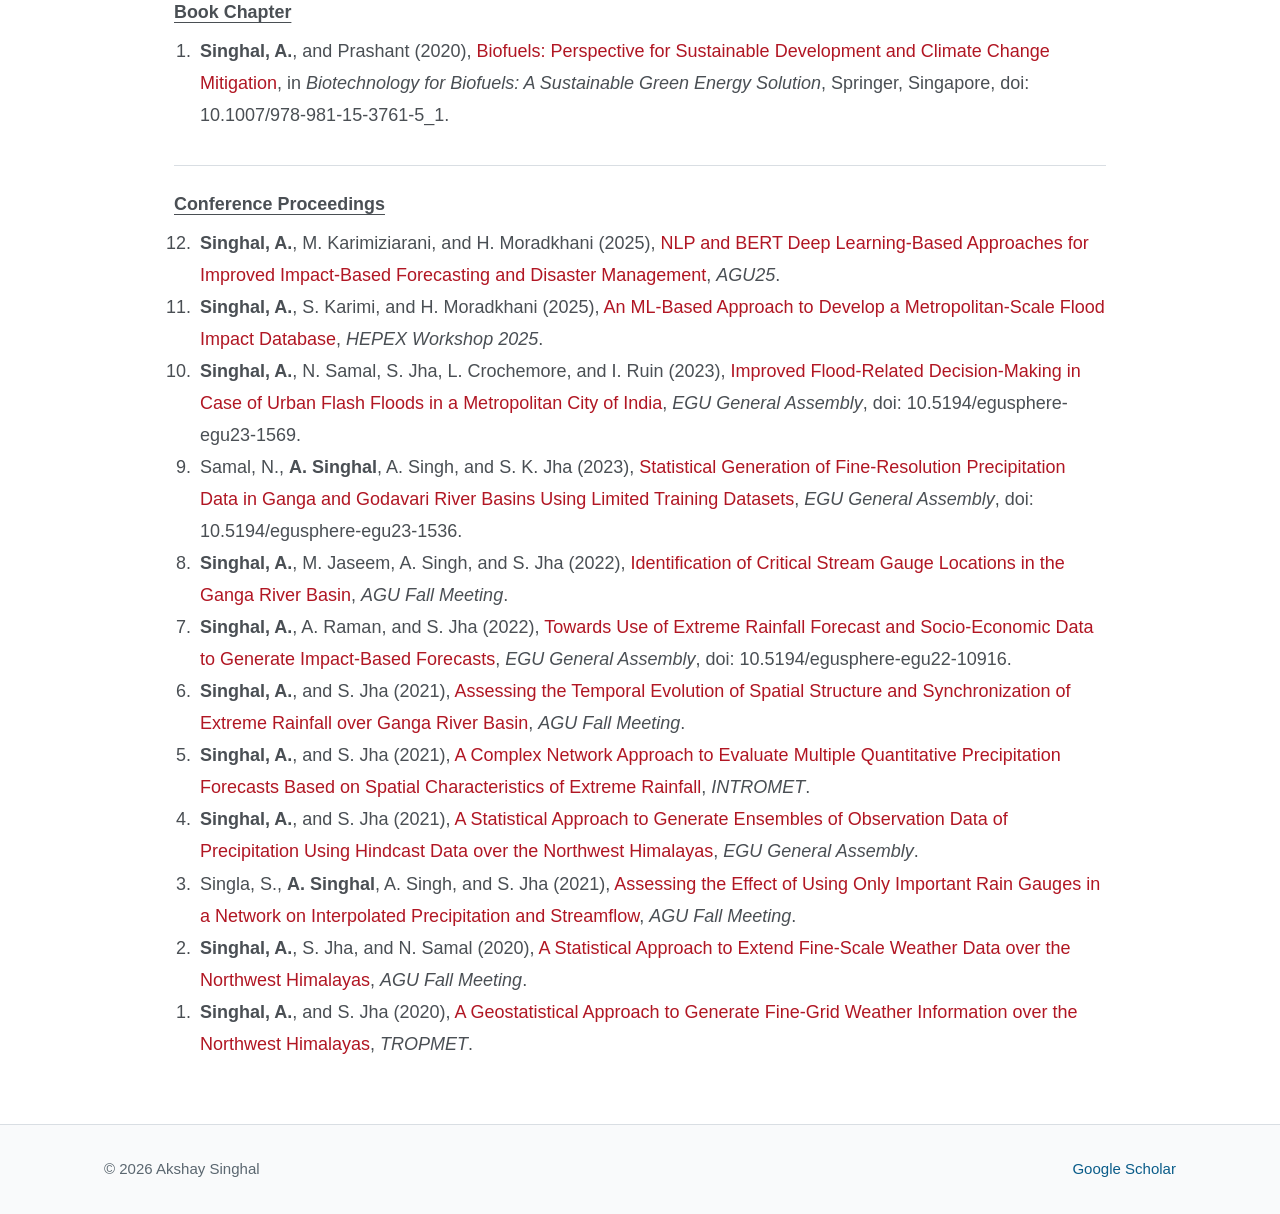
<file: publications.html>
<!DOCTYPE html>
<html lang="en">
<head>
  <meta charset="utf-8">
  <meta name="viewport" content="width=device-width, initial-scale=1">
  <meta name="description" content="Peer-reviewed publications, book chapter, and conference proceedings by Akshay Singhal.">
  <title>Publications | Akshay Singhal</title>
  <link rel="stylesheet" href="assets/css/style.css">
  <style>
    body {
      color: #4a4f54;
    }

    .page-title {
      padding-top: 40px;
      padding-bottom: 18px;
    }

    .page-title h1 {
      font-size: 1.4rem;
      font-weight: 700;
    }

    .publications-content {
      max-width: 980px;
      margin: 0 auto;
      padding: 28px 24px 64px;
    }

    .publications-content h2 {
      font-size: 1.12rem;
      font-weight: 700;
      margin: 34px 0 12px;
      text-decoration: underline;
      text-underline-offset: 4px;
    }

    .publications-content h2:first-child {
      margin-top: 0;
    }

    .publications-content h2:not(:first-child) {
      padding-top: 28px;
      border-top: 1px solid var(--rule);
    }

    .bibliography-list {
      margin: 0;
      padding-left: 22px;
      font-size: 1.125rem;
      line-height: 1.78;
    }

    .bibliography-list li {
      margin-bottom: 0;
      padding-left: 4px;
    }

    .publication-title {
      color: #b11623;
    }

    .publication-title:hover,
    .publication-title:focus {
      color: #7f0f19;
    }

    @media (max-width: 560px) {
      .publications-content {
        padding: 0 18px 52px;
      }
    }
  </style>
</head>
<body>
  <header class="site-header">
    <nav class="nav" aria-label="Primary navigation">
      <a class="brand" href="index.html">Akshay Singhal</a>
      <div class="nav-links">
        <a href="index.html">Home</a>
        <a href="research.html">Research</a>
        <a href="publications.html" aria-current="page">Publications</a>
        <a href="news.html">News</a>
      </div>
    </nav>
  </header>

  <main>
    <section class="publications-content">
      <h2>Peer-Reviewed Publications</h2>
      <ol class="bibliography-list" reversed>
        <li>Pandey, R., P. Prajapati, A. K. Meena, <strong>A. Singhal</strong>, S. K. Jha, and K. Kandhway (2026), <a class="publication-title" href="https://doi.org/10.1016/j.atmosres.2026.109170">Changes in the Spatial Connection and Synchronization of Extreme Rainfall Events in Recent Decades over the Ganga and Yamuna River Basins of India</a>, <em>Atmospheric Research</em>, 342, 109170, doi: 10.1016/j.atmosres.2026.109170.</li>
        <li><strong>Singhal, A.</strong>, M. Karimiziarani, and H. Moradkhani (2026), <a class="publication-title" href="https://agupubs.onlinelibrary.wiley.com/doi/full/10.1029/2025WR041451">Comprehensive Flood Impact Assessment Using NLP and BERT Deep Learning for Improved Impact Prediction and Disaster Management</a>, <em>Water Resources Research</em>, 62(4), e2025WR041451, doi: 10.1029/2025WR041451.</li>
        <li>Samal, N., K. V. Meenakshi, <strong>A. Singhal</strong>, S. K. Jha, and F. Oriani (2026), <a class="publication-title" href="https://doi.org/10.1007/s00477-026-03179-1">Statistical Disaggregation Approach for Generating Hourly Precipitation in Mountainous Regions Preserving Complex Temporal Patterns</a>, <em>Stochastic Environmental Research and Risk Assessment</em>, 40(3), 61, doi: 10.1007/s00477-026-03179-1.</li>
        <li><strong>Singhal, A.</strong>, L. Crochemore, I. Ruin, and S. K. Jha (2025), <a class="publication-title" href="https://doi.org/10.5194/hess-29-947-2025">INSPIRE Game: Integration of Vulnerability in Impact-Based Forecasting of Urban Floods</a>, <em>Hydrology and Earth System Sciences</em>, 29, 947-983, doi: 10.5194/hess-29-947-2025.</li>
        <li><strong>Singhal, A.</strong>, M. Kavya, and S. K. Jha (2025), <a class="publication-title" href="https://doi.org/10.1007/s10668-025-06015-8">A Multi-Aggregation Approach to Estimate Avalanche Vulnerability and Suggest Phase-Wise Adaptation</a>, <em>Environment, Development and Sustainability</em>, doi: 10.1007/s10668-025-06015-8.</li>
        <li>Prajapati, P., <strong>A. Singhal</strong>, and S. K. Jha (2025), <a class="publication-title" href="https://doi.org/10.1016/j.uclim.2025.102536">Analysis of Urban Flood Vulnerability at the Sub-City Administrative Unit Level in Mumbai: A Comparison over Two Time Periods</a>, <em>Urban Climate</em>, 62, 102536, doi: 10.1016/j.uclim.2025.102536.</li>
        <li><strong>Singhal, A.</strong>, M. Jaseem, and S. K. Jha (2023), <a class="publication-title" href="https://doi.org/10.1016/j.atmosres.2022.106538">Spatial Connections in Extreme Precipitation Events Obtained from NWP Forecasts: A Complex Network Approach</a>, <em>Atmospheric Research</em>, 282, 106538, doi: 10.1016/j.atmosres.2022.106538.</li>
        <li><strong>Singhal, A.</strong>, M. Jaseem, S. Sarker, P. Prajapati, A. Singh, and S. K. Jha (2023), <a class="publication-title" href="https://doi.org/10.1007/s11269-023-03675-x">Identifying Potential Locations of Hydrologic Monitoring Stations Based on Topographical and Hydrological Information</a>, <em>Water Resources Management</em>, doi: 10.1007/s11269-023-03675-x.</li>
        <li><strong>Singhal, A.</strong>, A. Cheriyamparambil, N. Samal, and S. K. Jha (2023), <a class="publication-title" href="https://doi.org/10.1016/j.jhydrol.2022.128795">Relating Forecast and Satellite Precipitation to Generate Future Skillful Ensemble Forecasts over the Northwest Himalayas</a>, <em>Journal of Hydrology</em>, 616, 128795, doi: 10.1016/j.jhydrol.2022.128795.</li>
        <li>Samal, N., R. Ashwin, <strong>A. Singhal</strong>, S. K. Jha, and D. E. Robertson (2023), <a class="publication-title" href="https://doi.org/10.1016/j.ejrh.2022.101284">Using a Bayesian Joint Probability Approach to Improve the Skill of Medium-Range Forecasts of the Indian Summer Monsoon Rainfall</a>, <em>Journal of Hydrology: Regional Studies</em>, 45, 101284, doi: 10.1016/j.ejrh.2022.101284.</li>
        <li>Singh, A., <strong>A. Singhal</strong>, R. Ashwin, N. Samal, R. Pandey, and S. K. Jha (2023), <a class="publication-title" href="https://doi.org/10.1080/15715124.2023.22709711">Towards the Selection of a Longer Record of Quantitative Precipitation Forecast Dataset from TIGGE Ensembles for India during the Monsoon Season</a>, <em>International Journal of River Basin Management</em>, doi: 10.1080/15715124.2023.22709711.</li>
        <li><strong>Singhal, A.</strong>, A. Raman, and S. K. Jha (2022), <a class="publication-title" href="https://doi.org/10.3389/feart.2022.846113">Potential Use of Extreme Rainfall Forecast and Socio-Economic Data for Impact-Based Forecasting at the District Level in Northern India</a>, <em>Frontiers in Earth Science</em>, doi: 10.3389/feart.2022.846113.</li>
        <li><strong>Singhal, A.</strong>, A. Cheriyamparambil, and S. K. Jha (2022), <a class="publication-title" href="https://doi.org/10.1016/j.envsoft.2022.105317">Spatial Extrapolation of Statistically Downscaled Weather Data over the Northwest Himalayas at Major Glacier Sites</a>, <em>Environmental Modelling &amp; Software</em>, 149, 105317, doi: 10.1016/j.envsoft.2022.105317.</li>
        <li><strong>Singhal, A.</strong>, and S. K. Jha (2021), <a class="publication-title" href="https://doi.org/10.1002/joc.7342">An Application of Multiple-Point Statistics Downscaling Approach over North-West Himalayas in Avalanche-Prone Areas</a>, <em>International Journal of Climatology</em>, doi: 10.1002/joc.7342.</li>
        <li><strong>Singhal, A.</strong>, and S. K. Jha (2021), <a class="publication-title" href="https://doi.org/10.1016/j.ijdrr.2021.102469">Can the Approach of Vulnerability Assessment Facilitate Identification of Suitable Adaptation Models for Risk Reduction?</a>, <em>International Journal of Disaster Risk Reduction</em>, 63, 102469, doi: 10.1016/j.ijdrr.2021.102469.</li>
      </ol>

      <h2>Book Chapter</h2>
      <ol class="bibliography-list" reversed>
        <li><strong>Singhal, A.</strong>, and Prashant (2020), <a class="publication-title" href="https://doi.org/10.1007/978-981-15-3761-5_1">Biofuels: Perspective for Sustainable Development and Climate Change Mitigation</a>, in <em>Biotechnology for Biofuels: A Sustainable Green Energy Solution</em>, Springer, Singapore, doi: 10.1007/978-981-15-3761-5_1.</li>
      </ol>

      <h2>Conference Proceedings</h2>
      <ol class="bibliography-list" reversed>
        <li><strong>Singhal, A.</strong>, M. Karimiziarani, and H. Moradkhani (2025), <span class="publication-title">NLP and BERT Deep Learning-Based Approaches for Improved Impact-Based Forecasting and Disaster Management</span>, <em>AGU25</em>.</li>
        <li><strong>Singhal, A.</strong>, S. Karimi, and H. Moradkhani (2025), <span class="publication-title">An ML-Based Approach to Develop a Metropolitan-Scale Flood Impact Database</span>, <em>HEPEX Workshop 2025</em>.</li>
        <li><strong>Singhal, A.</strong>, N. Samal, S. Jha, L. Crochemore, and I. Ruin (2023), <a class="publication-title" href="https://doi.org/10.5194/egusphere-egu23-1569">Improved Flood-Related Decision-Making in Case of Urban Flash Floods in a Metropolitan City of India</a>, <em>EGU General Assembly</em>, doi: 10.5194/egusphere-egu23-1569.</li>
        <li>Samal, N., <strong>A. Singhal</strong>, A. Singh, and S. K. Jha (2023), <a class="publication-title" href="https://doi.org/10.5194/egusphere-egu23-1536">Statistical Generation of Fine-Resolution Precipitation Data in Ganga and Godavari River Basins Using Limited Training Datasets</a>, <em>EGU General Assembly</em>, doi: 10.5194/egusphere-egu23-1536.</li>
        <li><strong>Singhal, A.</strong>, M. Jaseem, A. Singh, and S. Jha (2022), <span class="publication-title">Identification of Critical Stream Gauge Locations in the Ganga River Basin</span>, <em>AGU Fall Meeting</em>.</li>
        <li><strong>Singhal, A.</strong>, A. Raman, and S. Jha (2022), <a class="publication-title" href="https://doi.org/10.5194/egusphere-egu22-10916">Towards Use of Extreme Rainfall Forecast and Socio-Economic Data to Generate Impact-Based Forecasts</a>, <em>EGU General Assembly</em>, doi: 10.5194/egusphere-egu22-10916.</li>
        <li><strong>Singhal, A.</strong>, and S. Jha (2021), <span class="publication-title">Assessing the Temporal Evolution of Spatial Structure and Synchronization of Extreme Rainfall over Ganga River Basin</span>, <em>AGU Fall Meeting</em>.</li>
        <li><strong>Singhal, A.</strong>, and S. Jha (2021), <span class="publication-title">A Complex Network Approach to Evaluate Multiple Quantitative Precipitation Forecasts Based on Spatial Characteristics of Extreme Rainfall</span>, <em>INTROMET</em>.</li>
        <li><strong>Singhal, A.</strong>, and S. Jha (2021), <span class="publication-title">A Statistical Approach to Generate Ensembles of Observation Data of Precipitation Using Hindcast Data over the Northwest Himalayas</span>, <em>EGU General Assembly</em>.</li>
        <li>Singla, S., <strong>A. Singhal</strong>, A. Singh, and S. Jha (2021), <span class="publication-title">Assessing the Effect of Using Only Important Rain Gauges in a Network on Interpolated Precipitation and Streamflow</span>, <em>AGU Fall Meeting</em>.</li>
        <li><strong>Singhal, A.</strong>, S. Jha, and N. Samal (2020), <span class="publication-title">A Statistical Approach to Extend Fine-Scale Weather Data over the Northwest Himalayas</span>, <em>AGU Fall Meeting</em>.</li>
        <li><strong>Singhal, A.</strong>, and S. Jha (2020), <span class="publication-title">A Geostatistical Approach to Generate Fine-Grid Weather Information over the Northwest Himalayas</span>, <em>TROPMET</em>.</li>
      </ol>
    </section>
  </main>

  <footer class="site-footer">
    <div class="footer-inner">
      <p>&copy; 2026 Akshay Singhal</p>
      <p><a href="https://scholar.google.com/citations?user=rnYPn0MAAAAJ&hl=en&oi=ao">Google Scholar</a></p>
    </div>
  </footer>
</body>
</html>
</file>
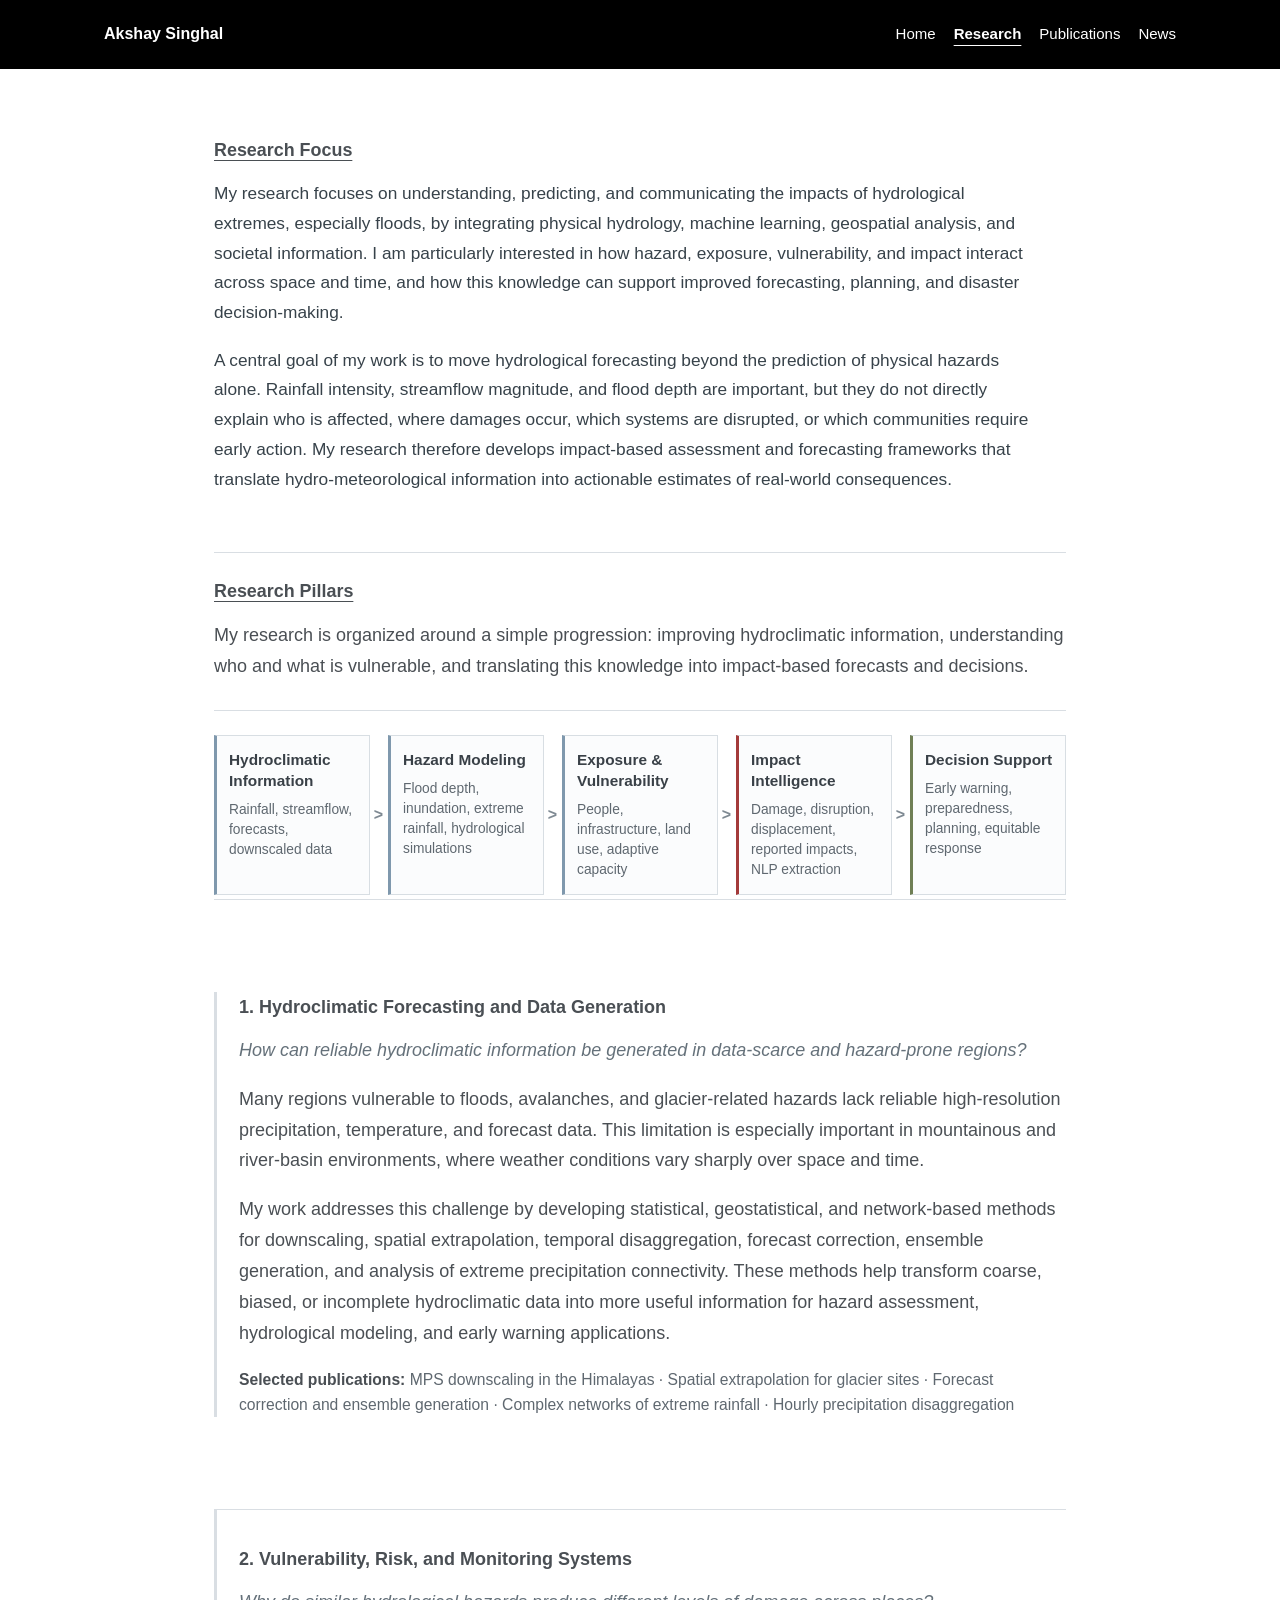
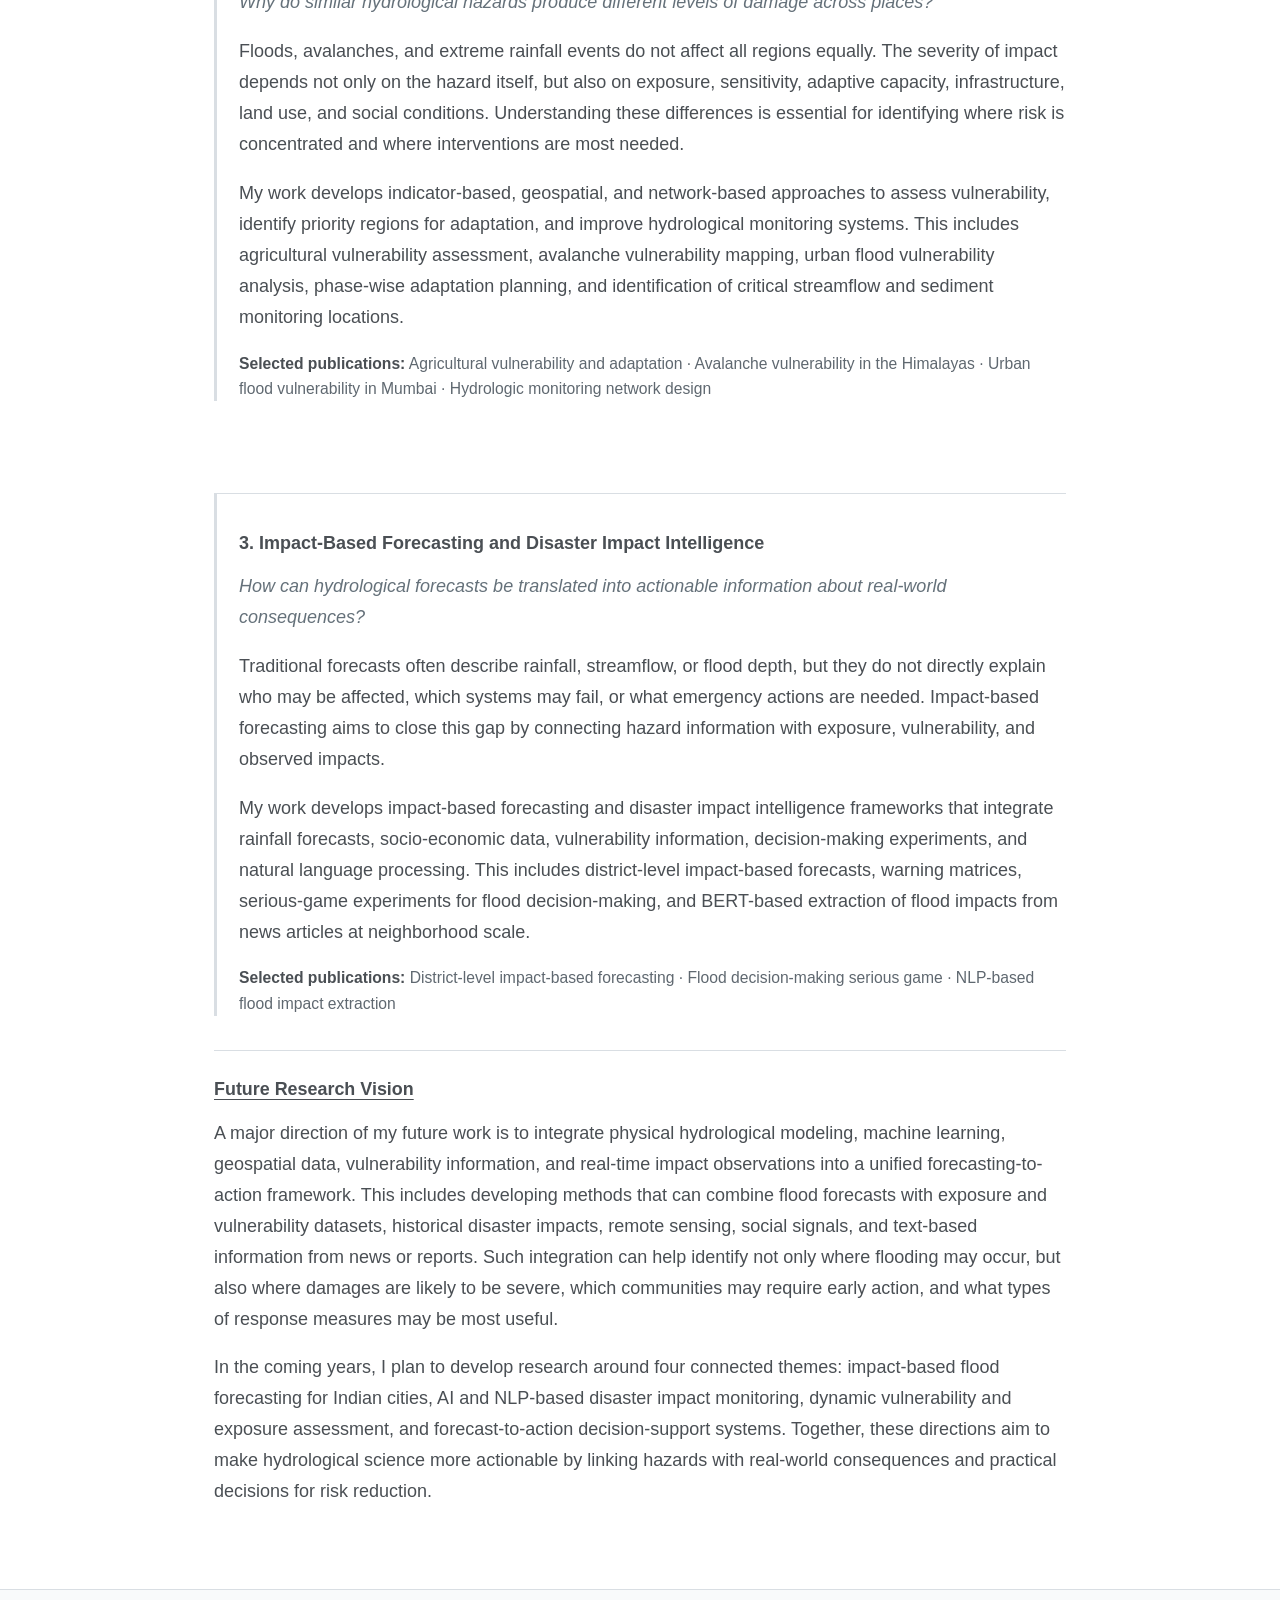
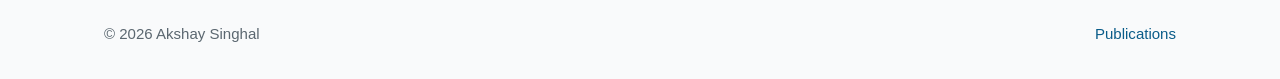
<file: research.html>
﻿<!DOCTYPE html>
<html lang="en">
<head>
  <meta charset="utf-8">
  <meta name="viewport" content="width=device-width, initial-scale=1">
  <meta name="description" content="Research themes in impact-based forecasting, hydrological extremes, machine learning, and vulnerability assessment.">
  <title>Research | Akshay Singhal</title>
  <link rel="stylesheet" href="assets/css/style.css">
  <style>
    body {
      color: #4a4f54;
    }

    .page-title {
      max-width: 900px;
      padding-bottom: 24px;
      font-size: 1.125rem;
      line-height: 1.72;
    }

    .page-title h1,
    main h2 {
      font-size: 1.12rem;
      font-weight: 700;
      text-decoration: underline;
      text-underline-offset: 4px;
    }

    .research-section {
      max-width: 900px;
      margin: 0 auto;
      padding: 0 24px 64px;
      font-size: 1.125rem;
      line-height: 1.72;
    }

    .research-section h2 {
      margin-top: 34px;
      margin-bottom: 12px;
      padding-top: 28px;
      border-top: 1px solid var(--rule);
    }

    .pillar-title {
      font-weight: 700;
      margin: 0 0 12px;
    }

    .research-section h2 + p + .pillar-title {
      margin-top: 68px;
    }

    .pillar-question {
      color: #65717a;
      font-weight: 400;
      font-style: italic;
      margin-top: 0;
      margin-bottom: 18px;
    }

    .pillar-block {
      margin-top: 92px;
      padding-left: 22px;
      border-left: 3px solid var(--rule);
    }

    .research-section h2 + p + .pillar-block {
      margin-top: 68px;
    }

    .research-flow {
      margin: 28px 0 76px;
      padding: 24px 0 4px;
      border-top: 1px solid var(--rule);
      border-bottom: 1px solid var(--rule);
    }

    .research-flow-title {
      margin: 0 0 18px;
      color: #4a4f54;
      font-size: 1rem;
      font-weight: 700;
    }

    .flow-steps {
      display: grid;
      grid-template-columns: repeat(5, minmax(0, 1fr));
      gap: 18px;
      align-items: stretch;
    }

    .flow-step {
      position: relative;
      padding: 14px 12px;
      border: 1px solid #d8dee3;
      border-left: 3px solid #7f98ad;
      background: #fbfcfd;
    }

    .flow-step:not(:last-child)::after {
      content: ">";
      position: absolute;
      top: 50%;
      right: -14px;
      transform: translateY(-50%);
      color: #7f8a93;
      font-size: 1rem;
      font-weight: 700;
    }

    .flow-step:nth-child(4) {
      border-left-color: #a33a3a;
    }

    .flow-step:nth-child(5) {
      border-left-color: #6f7f55;
    }

    .flow-step-title {
      display: block;
      margin-bottom: 8px;
      color: #394047;
      font-size: 0.96rem;
      font-weight: 700;
      line-height: 1.35;
    }

    .flow-step-text {
      margin: 0;
      color: #5f6870;
      font-size: 0.86rem;
      line-height: 1.45;
    }

    .pillar-block + .pillar-block {
      border-top: 1px solid var(--rule);
      padding-top: 34px;
    }

    .pillar-block p:last-child {
      margin-bottom: 0;
    }

    .selected-publications {
      color: #5f6870;
      font-size: 0.98rem;
      line-height: 1.6;
      margin-top: 18px;
    }

    .selected-publications-label {
      color: #4a4f54;
      font-weight: 700;
    }

    .publication-title {
      color: inherit;
    }

    .publication-title:hover,
    .publication-title:focus {
      color: inherit;
    }

    @media (max-width: 560px) {
      .research-section {
        padding: 0 18px 52px;
      }

      .flow-steps {
        grid-template-columns: 1fr;
        gap: 12px;
      }

      .flow-step:not(:last-child)::after {
        content: "";
        left: 22px;
        right: auto;
        top: auto;
        bottom: -12px;
        width: 1px;
        height: 12px;
        background: #d8dee3;
        transform: none;
      }
    }
  </style>
</head>
<body>
  <header class="site-header">
    <nav class="nav" aria-label="Primary navigation">
      <a class="brand" href="index.html">Akshay Singhal</a>
      <div class="nav-links">
        <a href="index.html">Home</a>
        <a href="research.html" aria-current="page">Research</a>
        <a href="publications.html">Publications</a>
        <a href="news.html">News</a>
      </div>
    </nav>
  </header>

  <main>
    <section class="page-title">
      <h1>Research Focus</h1>
      <p>My research focuses on understanding, predicting, and communicating the impacts of hydrological extremes, especially floods, by integrating physical hydrology, machine learning, geospatial analysis, and societal information. I am particularly interested in how hazard, exposure, vulnerability, and impact interact across space and time, and how this knowledge can support improved forecasting, planning, and disaster decision-making.</p>
      <p>A central goal of my work is to move hydrological forecasting beyond the prediction of physical hazards alone. Rainfall intensity, streamflow magnitude, and flood depth are important, but they do not directly explain who is affected, where damages occur, which systems are disrupted, or which communities require early action. My research therefore develops impact-based assessment and forecasting frameworks that translate hydro-meteorological information into actionable estimates of real-world consequences.</p>
    </section>

    <section class="research-section">
      <h2>Research Pillars</h2>
      <p>My research is organized around a simple progression: improving hydroclimatic information, understanding who and what is vulnerable, and translating this knowledge into impact-based forecasts and decisions.</p>
      <figure class="research-flow" aria-label="Impact-Based Hydrological Forecasting Framework">
        <div class="flow-steps">
          <div class="flow-step">
            <span class="flow-step-title">Hydroclimatic Information</span>
            <p class="flow-step-text">Rainfall, streamflow, forecasts, downscaled data</p>
          </div>
          <div class="flow-step">
            <span class="flow-step-title">Hazard Modeling</span>
            <p class="flow-step-text">Flood depth, inundation, extreme rainfall, hydrological simulations</p>
          </div>
          <div class="flow-step">
            <span class="flow-step-title">Exposure &amp; Vulnerability</span>
            <p class="flow-step-text">People, infrastructure, land use, adaptive capacity</p>
          </div>
          <div class="flow-step">
            <span class="flow-step-title">Impact Intelligence</span>
            <p class="flow-step-text">Damage, disruption, displacement, reported impacts, NLP extraction</p>
          </div>
          <div class="flow-step">
            <span class="flow-step-title">Decision Support</span>
            <p class="flow-step-text">Early warning, preparedness, planning, equitable response</p>
          </div>
        </div>
      </figure>
      <div class="pillar-block">
        <p class="pillar-title">1. Hydroclimatic Forecasting and Data Generation</p>
      <p class="pillar-question">How can reliable hydroclimatic information be generated in data-scarce and hazard-prone regions?</p>
      <p>Many regions vulnerable to floods, avalanches, and glacier-related hazards lack reliable high-resolution precipitation, temperature, and forecast data. This limitation is especially important in mountainous and river-basin environments, where weather conditions vary sharply over space and time.</p>
      <p>My work addresses this challenge by developing statistical, geostatistical, and network-based methods for downscaling, spatial extrapolation, temporal disaggregation, forecast correction, ensemble generation, and analysis of extreme precipitation connectivity. These methods help transform coarse, biased, or incomplete hydroclimatic data into more useful information for hazard assessment, hydrological modeling, and early warning applications.</p>
      <p class="selected-publications"><span class="selected-publications-label">Selected publications:</span> <a class="publication-title" href="https://doi.org/10.1002/joc.7342">MPS downscaling in the Himalayas</a> &middot; <a class="publication-title" href="https://doi.org/10.1016/j.envsoft.2022.105317">Spatial extrapolation for glacier sites</a> &middot; <a class="publication-title" href="https://doi.org/10.1016/j.jhydrol.2022.128795">Forecast correction and ensemble generation</a> &middot; <a class="publication-title" href="https://doi.org/10.1016/j.atmosres.2022.106538">Complex networks of extreme rainfall</a> &middot; <a class="publication-title" href="https://doi.org/10.1007/s00477-026-03179-1">Hourly precipitation disaggregation</a></p>
      </div>
      <div class="pillar-block">
        <p class="pillar-title">2. Vulnerability, Risk, and Monitoring Systems</p>
      <p class="pillar-question">Why do similar hydrological hazards produce different levels of damage across places?</p>
      <p>Floods, avalanches, and extreme rainfall events do not affect all regions equally. The severity of impact depends not only on the hazard itself, but also on exposure, sensitivity, adaptive capacity, infrastructure, land use, and social conditions. Understanding these differences is essential for identifying where risk is concentrated and where interventions are most needed.</p>
      <p>My work develops indicator-based, geospatial, and network-based approaches to assess vulnerability, identify priority regions for adaptation, and improve hydrological monitoring systems. This includes agricultural vulnerability assessment, avalanche vulnerability mapping, urban flood vulnerability analysis, phase-wise adaptation planning, and identification of critical streamflow and sediment monitoring locations.</p>
      <p class="selected-publications"><span class="selected-publications-label">Selected publications:</span> <a class="publication-title" href="https://doi.org/10.1016/j.ijdrr.2021.102469">Agricultural vulnerability and adaptation</a> &middot; <a class="publication-title" href="https://doi.org/10.1007/s10668-025-06015-8">Avalanche vulnerability in the Himalayas</a> &middot; <a class="publication-title" href="https://doi.org/10.1016/j.uclim.2025.102536">Urban flood vulnerability in Mumbai</a> &middot; <a class="publication-title" href="https://doi.org/10.1007/s11269-023-03675-x">Hydrologic monitoring network design</a></p>
      </div>
      <div class="pillar-block">
        <p class="pillar-title">3. Impact-Based Forecasting and Disaster Impact Intelligence</p>
      <p class="pillar-question">How can hydrological forecasts be translated into actionable information about real-world consequences?</p>
      <p>Traditional forecasts often describe rainfall, streamflow, or flood depth, but they do not directly explain who may be affected, which systems may fail, or what emergency actions are needed. Impact-based forecasting aims to close this gap by connecting hazard information with exposure, vulnerability, and observed impacts.</p>
      <p>My work develops impact-based forecasting and disaster impact intelligence frameworks that integrate rainfall forecasts, socio-economic data, vulnerability information, decision-making experiments, and natural language processing. This includes district-level impact-based forecasts, warning matrices, serious-game experiments for flood decision-making, and BERT-based extraction of flood impacts from news articles at neighborhood scale.</p>
      <p class="selected-publications"><span class="selected-publications-label">Selected publications:</span> <a class="publication-title" href="https://doi.org/10.3389/feart.2022.846113">District-level impact-based forecasting</a> &middot; <a class="publication-title" href="https://doi.org/10.5194/hess-29-947-2025">Flood decision-making serious game</a> &middot; <a class="publication-title" href="https://agupubs.onlinelibrary.wiley.com/doi/full/10.1029/2025WR041451">NLP-based flood impact extraction</a></p>
      </div>

      <h2>Future Research Vision</h2>
      <p>A major direction of my future work is to integrate physical hydrological modeling, machine learning, geospatial data, vulnerability information, and real-time impact observations into a unified forecasting-to-action framework. This includes developing methods that can combine flood forecasts with exposure and vulnerability datasets, historical disaster impacts, remote sensing, social signals, and text-based information from news or reports. Such integration can help identify not only where flooding may occur, but also where damages are likely to be severe, which communities may require early action, and what types of response measures may be most useful.</p>
      <p>In the coming years, I plan to develop research around four connected themes: impact-based flood forecasting for Indian cities, AI and NLP-based disaster impact monitoring, dynamic vulnerability and exposure assessment, and forecast-to-action decision-support systems. Together, these directions aim to make hydrological science more actionable by linking hazards with real-world consequences and practical decisions for risk reduction.</p>
    </section>
  </main>

  <footer class="site-footer">
    <div class="footer-inner">
      <p>&copy; 2026 Akshay Singhal</p>
      <p><a href="publications.html">Publications</a></p>
    </div>
  </footer>
</body>
</html>
</file>
<file: assets/css/style.css>
:root {
  --bg: #ffffff;
  --surface: #f6f7f8;
  --surface-strong: #eef1f3;
  --text: #182026;
  --muted: #5b6770;
  --rule: #d9dee3;
  --accent: #0b5e6b;
  --accent-dark: #083f49;
  --link: #0a5c89;
  --max-width: 1120px;
  --nav-height: 68px;
}

* {
  box-sizing: border-box;
}

html {
  scroll-behavior: smooth;
}

body {
  margin: 0;
  color: var(--text);
  background: var(--bg);
  font-family: Arial, Helvetica, "Source Sans Pro", sans-serif;
  font-weight: 400;
  font-size: 16px;
  line-height: 1.65;
}

button,
input,
textarea,
select,
h1,
h2,
h3,
.brand,
.button {
  font-family: inherit;
}

a {
  color: var(--link);
  text-decoration: none;
}

a:hover,
a:focus {
  color: var(--accent-dark);
  text-decoration: underline;
}

.site-header {
  position: fixed;
  inset: 0 0 auto 0;
  z-index: 20;
  background: #000;
  border-bottom: 1px solid #000;
  backdrop-filter: blur(10px);
}

.nav {
  max-width: var(--max-width);
  height: var(--nav-height);
  margin: 0 auto;
  padding: 0 24px;
  display: flex;
  align-items: center;
  justify-content: space-between;
  gap: 24px;
}

.brand {
  color: #fff;
  font-weight: 700;
  letter-spacing: 0;
  white-space: nowrap;
}

.nav-links {
  display: flex;
  align-items: center;
  justify-content: flex-end;
  flex-wrap: wrap;
  gap: 4px 18px;
  font-size: 0.94rem;
}

.nav-links a {
  color: #fff;
}

.nav-links a[aria-current="page"],
.nav-links a:hover {
  color: #fff;
}

.nav-links a[aria-current="page"] {
  font-weight: 700;
  text-decoration: underline;
  text-underline-offset: 6px;
}

main {
  padding-top: var(--nav-height);
}

.section,
.hero,
.page-title {
  max-width: var(--max-width);
  margin: 0 auto;
  padding: 72px 24px;
}

.hero {
  min-height: 76vh;
  display: grid;
  grid-template-columns: minmax(0, 1.25fr) minmax(260px, 0.75fr);
  align-items: center;
  gap: 56px;
}

.eyebrow {
  margin: 0 0 12px;
  color: var(--accent);
  font-size: 0.78rem;
  font-weight: 700;
  letter-spacing: 0.1em;
  text-transform: uppercase;
}

h1,
h2,
h3 {
  margin: 0;
  line-height: 1.18;
  letter-spacing: 0;
}

h1 {
  max-width: 860px;
  font-size: clamp(2.4rem, 5vw, 4.6rem);
  font-weight: 700;
}

h2 {
  font-size: clamp(1.65rem, 3vw, 2.25rem);
  margin-bottom: 18px;
}

h3 {
  font-size: 1.12rem;
  margin-bottom: 10px;
}

.lead {
  max-width: 820px;
  margin: 22px 0 0;
  color: #37424a;
  font-size: 1.16rem;
  line-height: 1.75;
}

.hero-actions {
  display: flex;
  flex-wrap: wrap;
  gap: 12px;
  margin-top: 30px;
}

.button {
  display: inline-flex;
  align-items: center;
  justify-content: center;
  min-height: 44px;
  padding: 10px 18px;
  border: 1px solid var(--accent);
  border-radius: 4px;
  background: var(--accent);
  color: #fff;
  font-weight: 700;
}

.button:hover,
.button:focus {
  background: var(--accent-dark);
  color: #fff;
  text-decoration: none;
}

.button.secondary {
  background: transparent;
  color: var(--accent-dark);
}

.button.secondary:hover,
.button.secondary:focus {
  background: var(--surface-strong);
  color: var(--accent-dark);
}

.portrait-panel {
  border-left: 4px solid var(--accent);
  padding: 28px;
  background: var(--surface);
}

.portrait-mark {
  width: 116px;
  height: 116px;
  display: grid;
  place-items: center;
  margin-bottom: 22px;
  border-radius: 50%;
  background: linear-gradient(135deg, #0b5e6b, #8aa4aa);
  color: #fff;
  font-size: 2rem;
  font-weight: 700;
}

.meta-list {
  list-style: none;
  padding: 0;
  margin: 18px 0 0;
}

.meta-list li {
  padding: 8px 0;
  border-top: 1px solid var(--rule);
}

.band {
  background: var(--surface);
  border-top: 1px solid var(--rule);
  border-bottom: 1px solid var(--rule);
}

.grid {
  display: grid;
  grid-template-columns: repeat(3, minmax(0, 1fr));
  gap: 22px;
}

.grid.two {
  grid-template-columns: repeat(2, minmax(0, 1fr));
}

.card,
.publication-card {
  min-height: 100%;
  padding: 24px;
  border: 1px solid var(--rule);
  border-radius: 6px;
  background: #fff;
}

.card p,
.publication-card p {
  margin: 0;
  color: var(--muted);
}

.publication-card {
  display: flex;
  flex-direction: column;
  gap: 10px;
}

.publication-card .journal {
  color: var(--accent);
  font-size: 0.9rem;
  font-weight: 700;
}

.publication-card .authors {
  color: var(--muted);
  font-size: 0.94rem;
}

.publication-card .pub-link {
  margin-top: auto;
  font-weight: 700;
}

.section-header {
  max-width: 820px;
  margin-bottom: 28px;
}

.section-header p {
  margin: 0;
  color: var(--muted);
}

.page-title {
  padding-bottom: 36px;
}

.page-title p {
  max-width: 820px;
  margin: 18px 0 0;
  color: #37424a;
  font-size: 1.08rem;
}

.content {
  max-width: var(--max-width);
  margin: 0 auto;
  padding: 0 24px 72px;
}

.content-narrow {
  max-width: 850px;
}

.split {
  display: grid;
  grid-template-columns: minmax(0, 0.7fr) minmax(280px, 0.3fr);
  gap: 48px;
  align-items: start;
}

.plain-list,
.timeline,
.pub-list {
  padding-left: 20px;
  margin: 14px 0 0;
}

.plain-list li,
.timeline li,
.pub-list li {
  margin-bottom: 10px;
}

.timeline {
  list-style: none;
  padding-left: 0;
}

.timeline li {
  padding: 18px 0;
  border-top: 1px solid var(--rule);
}

.date {
  display: block;
  color: var(--accent);
  font-size: 0.86rem;
  font-weight: 700;
  text-transform: uppercase;
}

.sidebar-box {
  padding: 22px;
  border-top: 4px solid var(--accent);
  background: var(--surface);
}

.tag-list {
  display: flex;
  flex-wrap: wrap;
  gap: 8px;
  padding: 0;
  margin: 18px 0 0;
  list-style: none;
}

.tag-list li {
  padding: 6px 10px;
  border: 1px solid var(--rule);
  border-radius: 999px;
  color: var(--muted);
  background: #fff;
  font-size: 0.9rem;
}

.site-footer {
  border-top: 1px solid var(--rule);
  background: #f9fafb;
}

.footer-inner {
  max-width: var(--max-width);
  margin: 0 auto;
  padding: 32px 24px;
  display: flex;
  justify-content: space-between;
  gap: 18px;
  color: var(--muted);
  font-size: 0.94rem;
}

.footer-inner p {
  margin: 0;
}

@media (max-width: 860px) {
  :root {
    --nav-height: 92px;
  }

  .nav {
    height: var(--nav-height);
    align-items: flex-start;
    flex-direction: column;
    justify-content: center;
    gap: 8px;
  }

  .nav-links {
    justify-content: flex-start;
    gap: 4px 14px;
    font-size: 0.9rem;
  }

  .hero,
  .split,
  .grid,
  .grid.two {
    grid-template-columns: 1fr;
  }

  .hero {
    min-height: auto;
    gap: 32px;
  }
}

@media (max-width: 560px) {
  body {
    font-size: 15px;
  }

  .section,
  .hero,
  .page-title {
    padding: 48px 18px;
  }

  .content {
    padding: 0 18px 52px;
  }

  .card,
  .publication-card,
  .portrait-panel {
    padding: 20px;
  }

  .footer-inner {
    flex-direction: column;
    padding: 28px 18px;
  }
}
</file>
